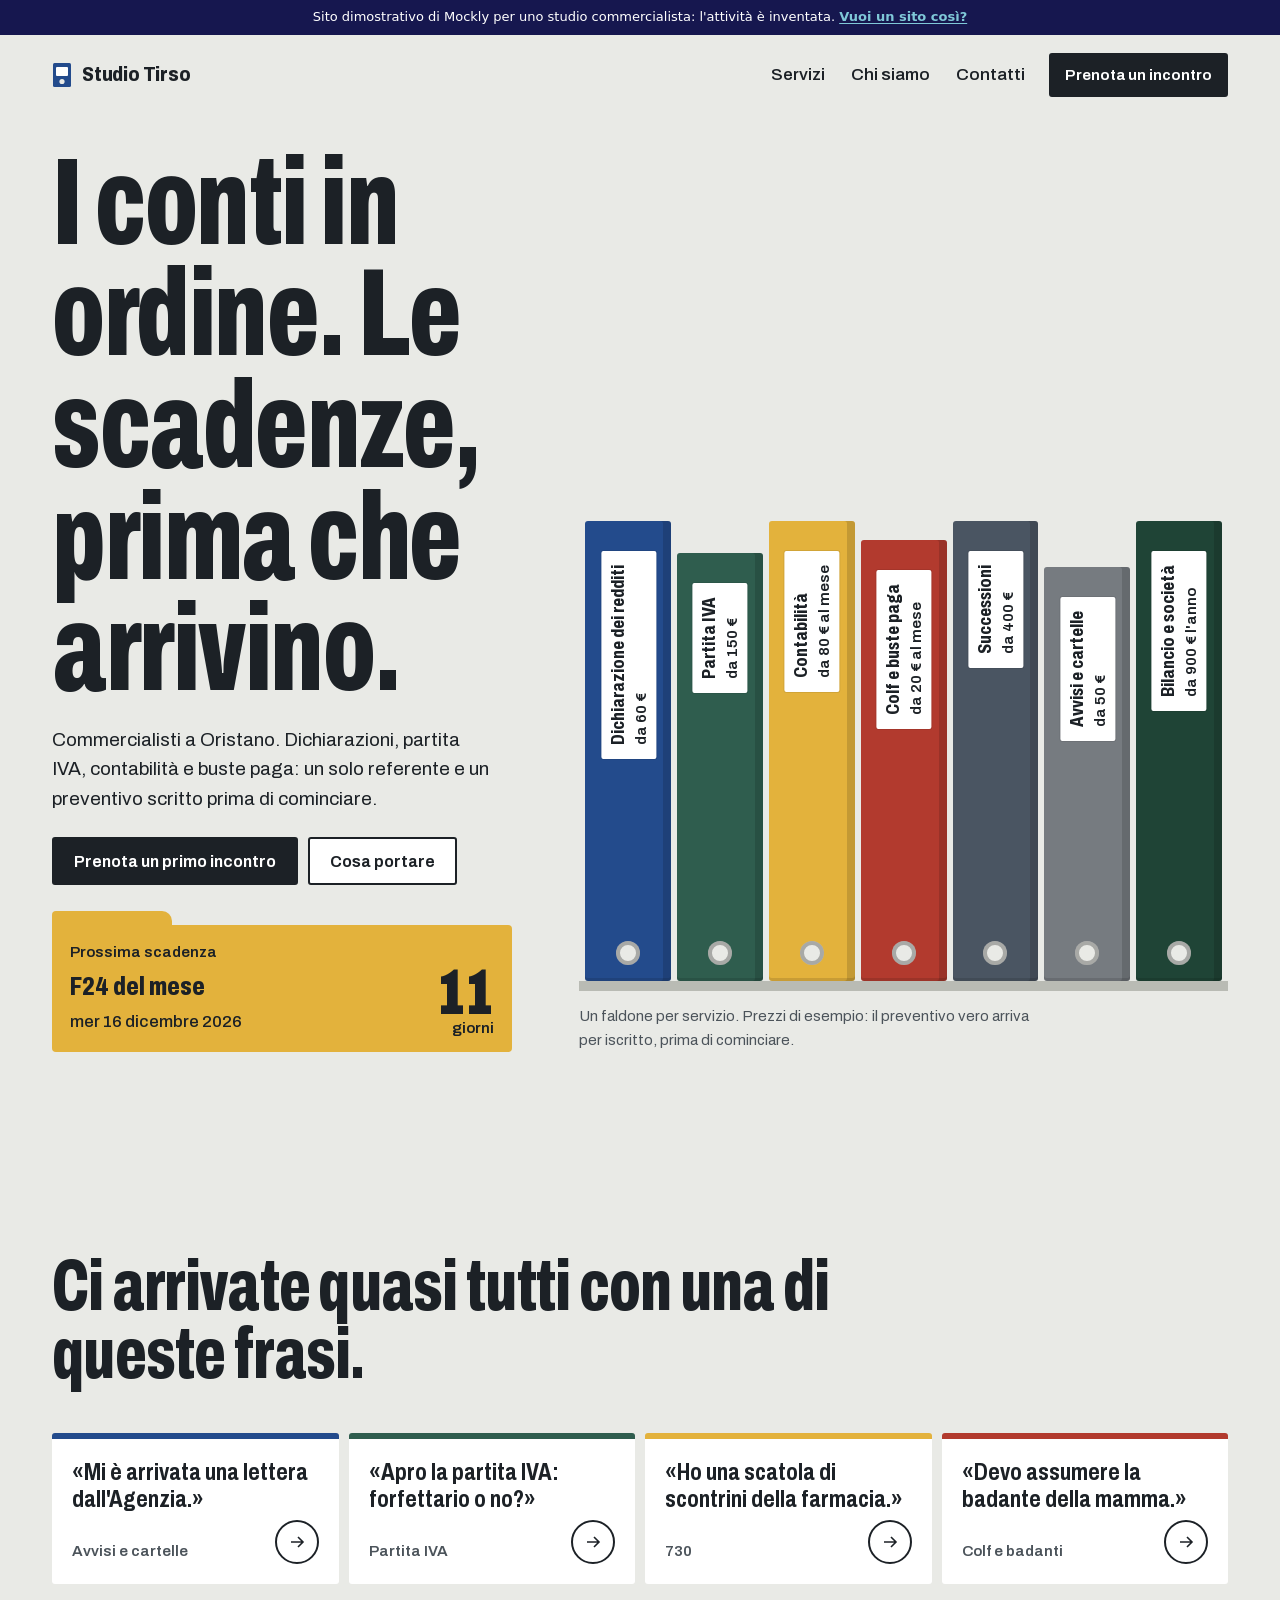
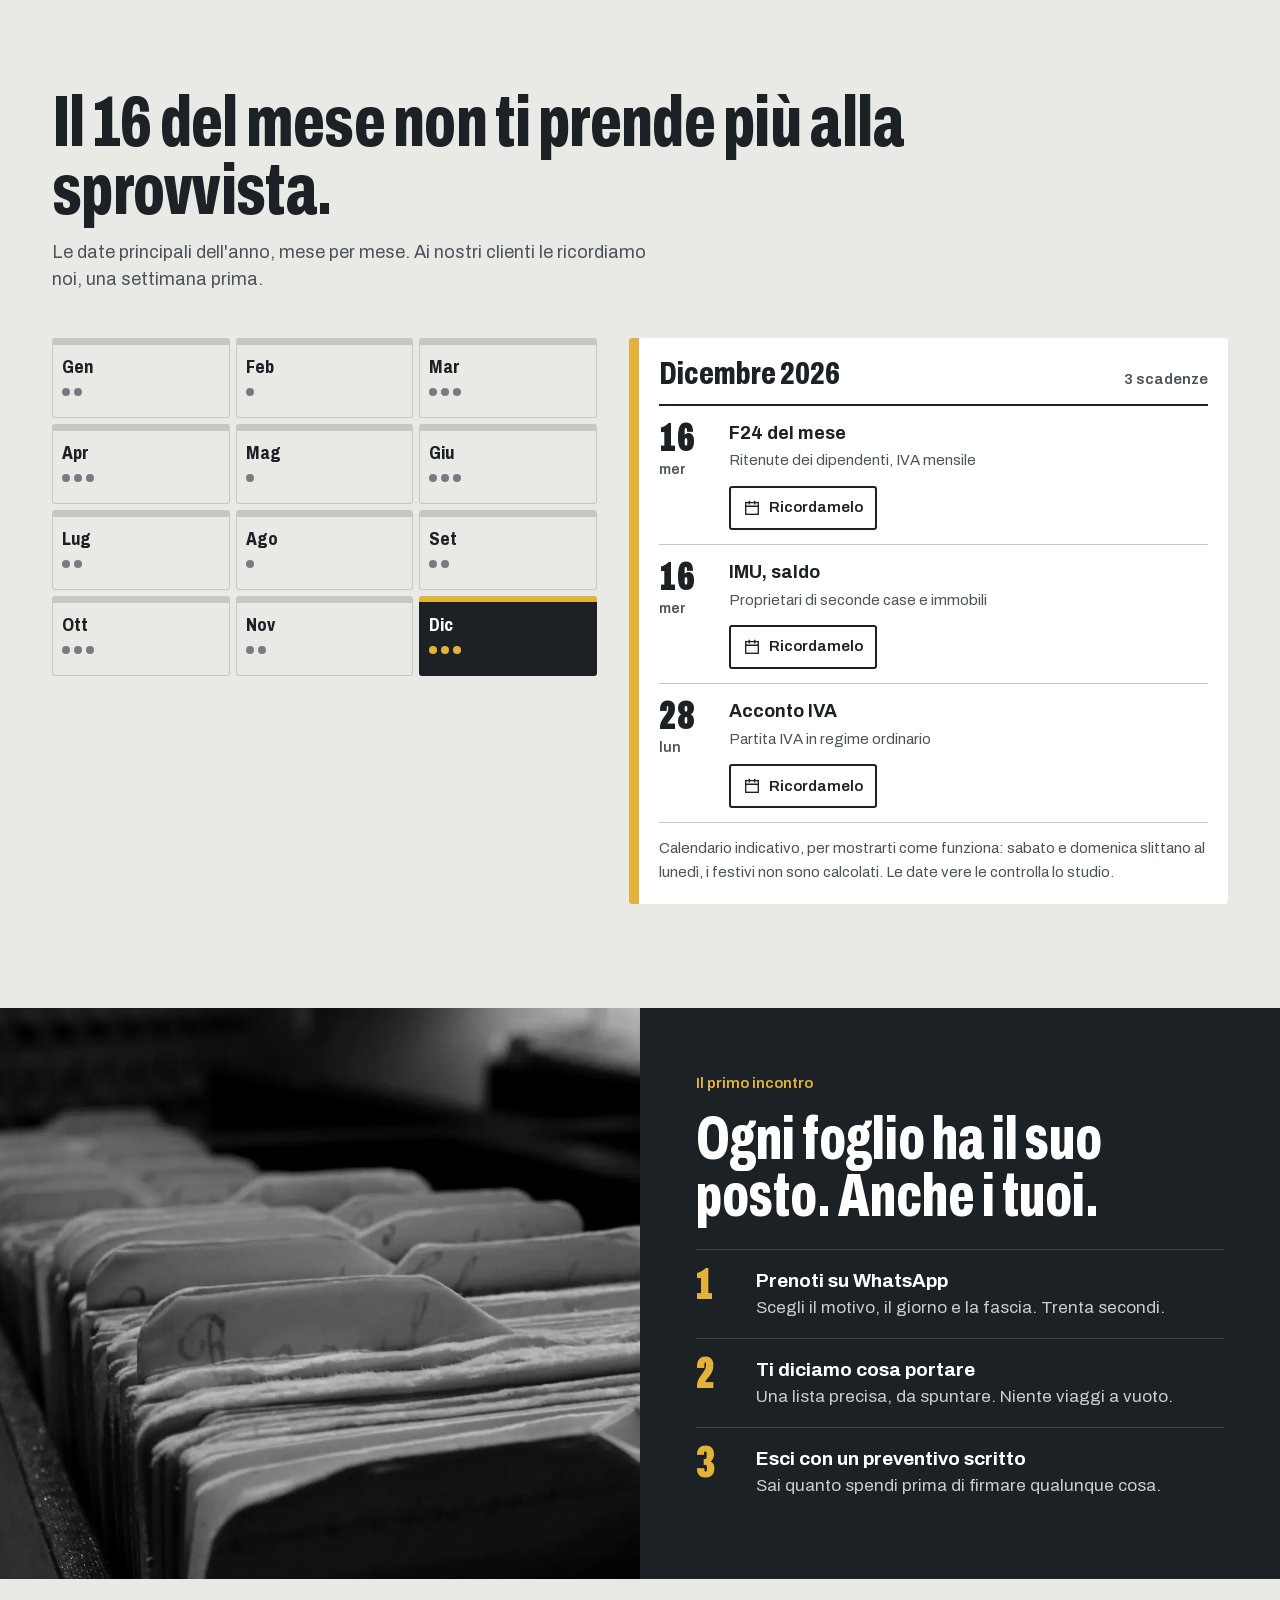
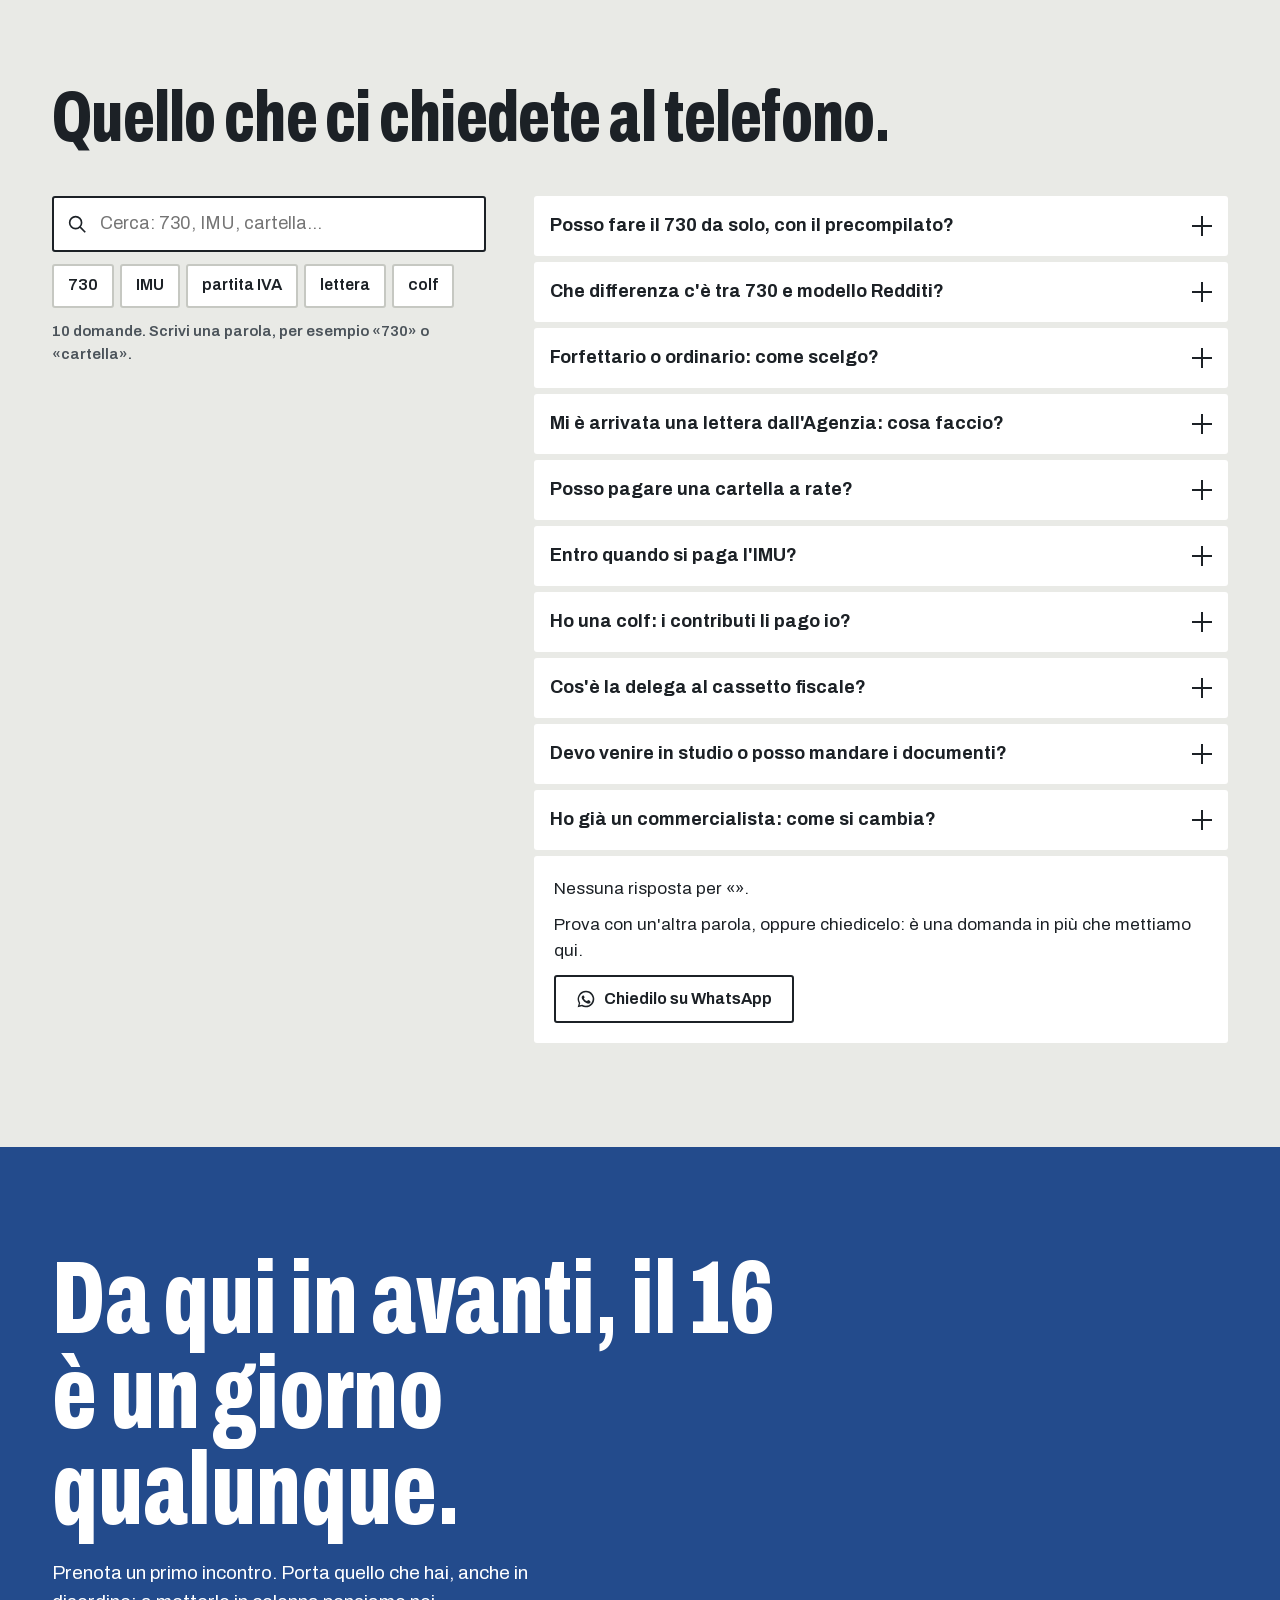
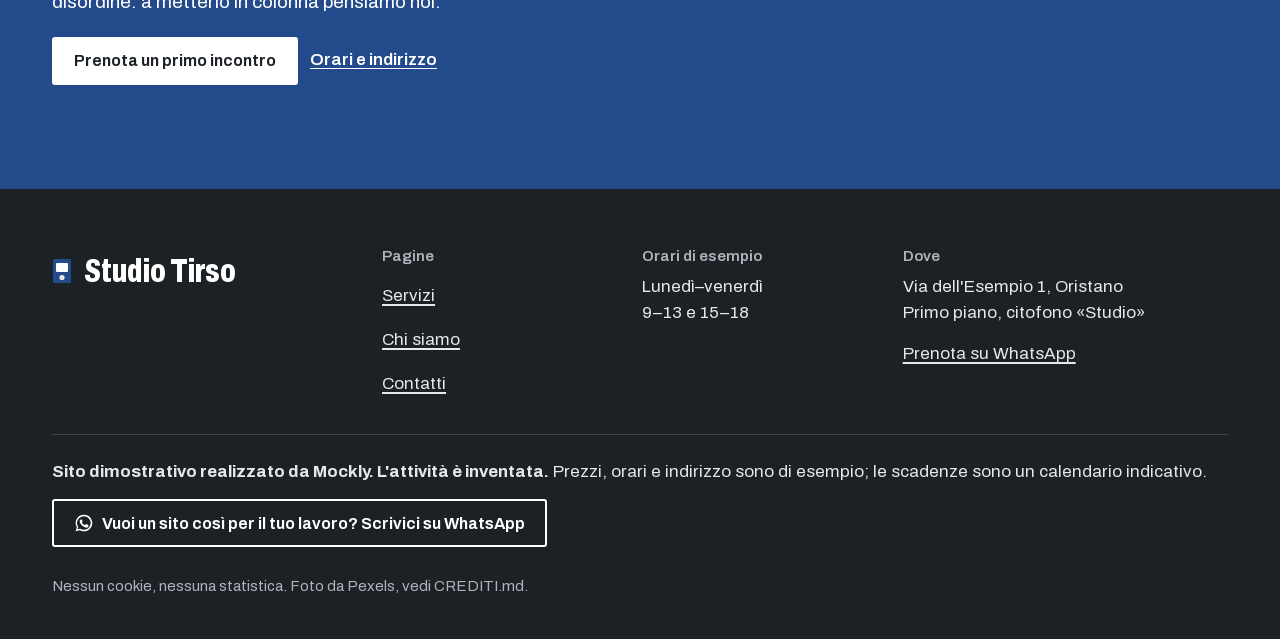
<file: index.html>
<!doctype html>
<html lang="it">
<head>
<meta charset="utf-8">
<meta name="viewport" content="width=device-width, initial-scale=1, viewport-fit=cover">
<title>Studio Tirso · Commercialisti a Oristano · Demo Mockly</title>
<meta name="description" content="Dichiarazioni, partita IVA, contabilità, colf e successioni. La prossima scadenza fiscale sempre in vista. Sito dimostrativo di Mockly: lo studio è inventato.">
<meta name="theme-color" content="#E9EAE6">
<meta property="og:type" content="website">
<meta property="og:locale" content="it_IT">
<meta property="og:title" content="Studio Tirso · Commercialisti a Oristano · Demo Mockly">
<meta property="og:description" content="Dichiarazioni, partita IVA, contabilità, colf e successioni. La prossima scadenza fiscale sempre in vista. Sito dimostrativo di Mockly: lo studio è inventato.">
<meta property="og:image" content="assets/img/anteprima-social.png">
<meta property="og:image:width" content="1200">
<meta property="og:image:height" content="630">
<meta property="og:image:alt" content="Studio Tirso: il calendario delle scadenze su una griglia blu e grafite. Sito dimostrativo di Mockly.">
<meta name="twitter:card" content="summary_large_image">
<link rel="icon" href="favicon.svg" type="image/svg+xml">
<link rel="icon" href="favicon.png" sizes="64x64" type="image/png">
<link rel="apple-touch-icon" href="apple-touch-icon.png">
<link rel="preload" href="assets/fonts/archivo-var.woff2" as="font" type="font/woff2" crossorigin>
<link rel="stylesheet" href="assets/css/style.css?v=15">
<script>document.documentElement.classList.add("js")</script>
</head>
<body>
<!-- Striscia Mockly: dice che questo è un sito dimostrativo -->
<div class="mockly-demo-bar" role="note"><p>Sito dimostrativo di Mockly per uno studio commercialista: l'attività è inventata. <a href="https://mockly.it/">Vuoi un sito così?</a></p></div>
<script>(function(){var b=document.currentScript.previousElementSibling,h=[];function pad(){var c=getComputedStyle(document.body),t=parseFloat(c.paddingTop)||0;b.style.margin="-"+t+"px -"+(parseFloat(c.paddingRight)||0)+"px "+t+"px -"+(parseFloat(c.paddingLeft)||0)+"px";}function find(){pad();h=[].filter.call(document.body.querySelectorAll("*"),function(e){if(e===b||b.contains(e))return false;if(e.hasAttribute("data-mockly-bar"))return true;var s=getComputedStyle(e);if(s.position!=="fixed"||s.top!=="0px")return false;var r=e.getBoundingClientRect();if(r.height>20&&r.height<innerHeight*.5&&r.width>innerWidth*.5){e.setAttribute("data-mockly-bar","");return true;}return false;});move();}function move(){var t=Math.max(0,b.offsetHeight-scrollY)+"px";h.forEach(function(e){e.style.top=t;});}addEventListener("load",find);addEventListener("resize",find);addEventListener("scroll",move,{passive:true});if(document.readyState!=="loading")find();else document.addEventListener("DOMContentLoaded",find);})();</script>
<style>.mockly-demo-bar{position:relative;z-index:1;margin:0;padding:8px 16px;background:#16174F;color:#fff;font:500 13px/1.45 system-ui,-apple-system,"Segoe UI",Roboto,sans-serif;text-align:center;letter-spacing:0}.mockly-demo-bar p{margin:0;color:inherit;font:inherit}.mockly-demo-bar a{color:#7FC8D8;font-weight:600;text-decoration:underline;text-underline-offset:2px}.mockly-demo-bar a:focus-visible{outline:2px solid #7FC8D8;outline-offset:2px}</style>
<a class="skip" href="#contenuto">Vai al contenuto</a>
<header class="site-header">
  <div class="wrap">
    <a class="brand" href="index.html" aria-label="Studio Tirso, torna alla home"><svg class="brand__mark" viewBox="0 0 20 26" aria-hidden="true"><rect x="1" y="1" width="18" height="24" rx="1.5" fill="#234B8C"/><rect x="4" y="5" width="12" height="9" rx="1" fill="#fff"/><circle cx="10" cy="19.5" r="2.6" fill="#E9EAE6"/></svg>Studio Tirso</a>
    <nav class="nav" aria-label="Principale"><a href="servizi.html">Servizi</a><a href="chi-siamo.html">Chi siamo</a><a href="contatti.html">Contatti</a></nav>
    <div class="header-actions">
      <a class="btn btn--primary btn--small header-book" href="contatti.html#prenota">Prenota un incontro</a>
      <button class="menu-toggle" type="button" aria-expanded="false" aria-controls="menu" aria-label="Apri il menu" data-menu-open><span></span><span></span></button>
    </div>
  </div>
</header>
<div class="menu" id="menu" data-menu hidden role="dialog" aria-modal="true" aria-label="Menu">
  <div class="menu__veil"></div>
  <div class="menu__panel">
    <div class="menu__top">
      <span class="brand"><svg class="brand__mark" viewBox="0 0 20 26" aria-hidden="true"><rect x="1" y="1" width="18" height="24" rx="1.5" fill="#234B8C"/><rect x="4" y="5" width="12" height="9" rx="1" fill="#fff"/><circle cx="10" cy="19.5" r="2.6" fill="#E9EAE6"/></svg>Studio Tirso</span>
      <button class="menu__close" type="button" aria-label="Chiudi il menu" data-menu-close><svg viewBox="0 0 24 24" aria-hidden="true"><path d="M5 5l14 14M19 5L5 19" stroke="currentColor" stroke-width="1.8" fill="none"/></svg></button>
    </div>
    <ul class="menu__list"><li><a href="index.html" aria-current="page">Home</a></li><li><a href="servizi.html">Servizi</a></li><li><a href="chi-siamo.html">Chi siamo</a></li><li><a href="contatti.html">Contatti</a></li></ul>
    <div class="menu__foot">
      <a class="btn btn--primary btn--block" href="contatti.html#prenota">Prenota un primo incontro</a>
      <p class="label">Lunedì–venerdì 9–13 e 15–18 (orari di esempio)</p>
    </div>
  </div>
</div>
<main id="contenuto">

  <section class="hero" aria-labelledby="titolo">
    <div class="wrap hero__grid">
      <div>
        <h1 class="hero__title" id="titolo">I conti in ordine. Le scadenze, prima che arrivino.</h1>
        <p class="hero__lead">Commercialisti a Oristano. Dichiarazioni, partita IVA, contabilità e buste paga: un solo referente e un preventivo scritto prima di cominciare.</p>
        <div class="hero__actions">
          <a class="btn btn--primary" href="contatti.html#prenota">Prenota un primo incontro</a>
          <a class="btn" href="servizi.html">Cosa portare</a>
        </div>
        <a class="deadline" href="#scadenze" data-deadline>
          <span class="label">Prossima scadenza</span>
          <span class="deadline__what" data-deadline-what>F24 del mese</span>
          <span class="deadline__date" data-deadline-date>il 16 di ogni mese</span>
          <span class="deadline__days"><span class="deadline__n" data-deadline-n>16</span><span class="label" data-deadline-unit>del mese</span></span>
        </a>
      </div>
      <div>
        <h2 class="sr-only">I servizi dello studio</h2>
        <ul class="shelf">
          <li class="spine-item"><a class="spine c-blue" href="servizi.html#dichiarazione"><span class="spine__label"><span class="spine__name">Dichiarazione dei redditi</span><span class="spine__price">da 60 €</span></span><span class="spine__hole" aria-hidden="true"></span></a></li>
          <li class="spine-item"><a class="spine c-green" href="servizi.html#partita-iva"><span class="spine__label"><span class="spine__name">Partita IVA</span><span class="spine__price">da 150 €</span></span><span class="spine__hole" aria-hidden="true"></span></a></li>
          <li class="spine-item"><a class="spine c-yellow" href="servizi.html#contabilita"><span class="spine__label"><span class="spine__name">Contabilità</span><span class="spine__price">da 80 € al mese</span></span><span class="spine__hole" aria-hidden="true"></span></a></li>
          <li class="spine-item"><a class="spine c-red" href="servizi.html#lavoro"><span class="spine__label"><span class="spine__name">Colf e buste paga</span><span class="spine__price">da 20 € al mese</span></span><span class="spine__hole" aria-hidden="true"></span></a></li>
          <li class="spine-item"><a class="spine c-slate" href="servizi.html#successioni"><span class="spine__label"><span class="spine__name">Successioni</span><span class="spine__price">da 400 €</span></span><span class="spine__hole" aria-hidden="true"></span></a></li>
          <li class="spine-item"><a class="spine c-grey" href="servizi.html#avvisi"><span class="spine__label"><span class="spine__name">Avvisi e cartelle</span><span class="spine__price">da 50 €</span></span><span class="spine__hole" aria-hidden="true"></span></a></li>
          <li class="spine-item"><a class="spine c-forest" href="servizi.html#bilancio"><span class="spine__label"><span class="spine__name">Bilancio e società</span><span class="spine__price">da 900 € l'anno</span></span><span class="spine__hole" aria-hidden="true"></span></a></li>
        </ul>
        <p class="shelf__note">Un faldone per servizio. Prezzi di esempio: il preventivo vero arriva per iscritto, prima di cominciare.</p>
      </div>
    </div>
  </section>

  <section class="section" aria-labelledby="t-voci">
    <div class="wrap grid">
      <div class="section-head">
        
        <h2 class="section-title" id="t-voci">Ci arrivate quasi tutti con una di queste frasi.</h2>
      </div>
      <ul class="voices">
        <li class="voice"><a href="servizi.html#avvisi"><q>Mi è arrivata una lettera dall'Agenzia.</q><span class="label">Avvisi e cartelle</span><span class="voice__go" aria-hidden="true"><svg viewBox="0 0 20 20" aria-hidden="true"><path d="M4 10h12M11 5l5 5-5 5" fill="none" stroke="currentColor" stroke-width="1.6"/></svg></span></a></li>
        <li class="voice"><a href="servizi.html#partita-iva"><q>Apro la partita IVA: forfettario o no?</q><span class="label">Partita IVA</span><span class="voice__go" aria-hidden="true"><svg viewBox="0 0 20 20" aria-hidden="true"><path d="M4 10h12M11 5l5 5-5 5" fill="none" stroke="currentColor" stroke-width="1.6"/></svg></span></a></li>
        <li class="voice"><a href="servizi.html#dichiarazione"><q>Ho una scatola di scontrini della farmacia.</q><span class="label">730</span><span class="voice__go" aria-hidden="true"><svg viewBox="0 0 20 20" aria-hidden="true"><path d="M4 10h12M11 5l5 5-5 5" fill="none" stroke="currentColor" stroke-width="1.6"/></svg></span></a></li>
        <li class="voice"><a href="servizi.html#lavoro"><q>Devo assumere la badante della mamma.</q><span class="label">Colf e badanti</span><span class="voice__go" aria-hidden="true"><svg viewBox="0 0 20 20" aria-hidden="true"><path d="M4 10h12M11 5l5 5-5 5" fill="none" stroke="currentColor" stroke-width="1.6"/></svg></span></a></li>
      </ul>
    </div>
  </section>

  <section class="section" id="scadenze" aria-labelledby="t-scadenze" style="padding-top:0">
    <div class="wrap grid">
      <div class="section-head">
        
        <h2 class="section-title" id="t-scadenze">Il 16 del mese non ti prende più alla sprovvista.</h2>
        <p class="section-intro">Le date principali dell'anno, mese per mese. Ai nostri clienti le ricordiamo noi, una settimana prima.</p>
      </div>
      <div class="cal" data-cal>
        <div class="cal__months" data-cal-months role="group" aria-label="Mesi dell'anno"></div>
        <div class="cal__detail" aria-live="polite">
          <div class="cal__detail-head"><h3 class="cal__detail-title" data-cal-title>Il calendario</h3><span class="label" data-cal-count></span></div>
          <ul class="cal__list" data-cal-list>
            <li><span class="cal__day">16</span><span><span class="cal__what">F24 del mese</span><br><span class="cal__who">Ritenute dei dipendenti, IVA mensile</span></span></li>
          </ul>
          <p class="cal__note">Calendario indicativo, per mostrarti come funziona: sabato e domenica slittano al lunedì, i festivi non sono calcolati. Le date vere le controlla lo studio.</p>
        </div>
      </div>
    </div>
  </section>


  <section class="plate" aria-labelledby="t-incontro">
    <img class="plate__img" src="assets/img/schedario-1200.webp" srcset="assets/img/schedario-800.webp 800w, assets/img/schedario-1200.webp 1200w, assets/img/schedario-1600.webp 1600w" sizes="100vw" width="1600" height="1067" loading="lazy" alt="Uno schedario di cartelline in fila, ognuna con la sua linguetta.">
    <div class="plate__card">
      <span class="label">Il primo incontro</span>
      <h2 id="t-incontro">Ogni foglio ha il suo posto. Anche i tuoi.</h2>
      <ol class="steps">
        <li><span><strong>Prenoti su WhatsApp</strong><span>Scegli il motivo, il giorno e la fascia. Trenta secondi.</span></span></li>
        <li><span><strong>Ti diciamo cosa portare</strong><span>Una lista precisa, da spuntare. Niente viaggi a vuoto.</span></span></li>
        <li><span><strong>Esci con un preventivo scritto</strong><span>Sai quanto spendi prima di firmare qualunque cosa.</span></span></li>
      </ol>
    </div>
  </section>

  <section class="section" id="domande" aria-labelledby="t-domande">
    <div class="wrap grid">
      <div class="section-head">
        
        <h2 class="section-title" id="t-domande">Quello che ci chiedete al telefono.</h2>
      </div>
      <div class="faq" data-faq>
        <div class="search">
          <div class="search__field">
            <label class="sr-only" for="cerca">Cerca fra le domande</label>
            <svg viewBox="0 0 24 24" aria-hidden="true"><circle cx="10.5" cy="10.5" r="6.5" fill="none" stroke="currentColor" stroke-width="1.8"/><path d="M15.5 15.5 21 21" stroke="currentColor" stroke-width="1.8"/></svg>
            <input id="cerca" type="search" placeholder="Cerca: 730, IMU, cartella…" autocomplete="off" enterkeyhint="search" data-faq-input>
            <button class="search__clear" type="button" aria-label="Cancella la ricerca" data-faq-clear><svg viewBox="0 0 24 24" aria-hidden="true"><path d="M6 6l12 12M18 6 6 18" stroke="currentColor" stroke-width="1.8" fill="none"/></svg></button>
          </div>
          <div class="search__chips" role="group" aria-label="Ricerche veloci"><button class="chip" type="button" data-faq-chip="730" aria-pressed="false">730</button><button class="chip" type="button" data-faq-chip="IMU" aria-pressed="false">IMU</button><button class="chip" type="button" data-faq-chip="partita IVA" aria-pressed="false">partita IVA</button><button class="chip" type="button" data-faq-chip="lettera" aria-pressed="false">lettera</button><button class="chip" type="button" data-faq-chip="colf" aria-pressed="false">colf</button></div>
          <p class="search__count label" aria-live="polite" data-faq-count></p>
        </div>
        <div class="faq__list">
          <details class="qa" data-qa><summary><span data-text>Posso fare il 730 da solo, con il precompilato?</span><span class="qa__icon" aria-hidden="true"></span></summary><div class="qa__body" data-text><p>Sì. Se il precompilato è giusto e completo, lo puoi accettare e inviare dal sito dell'Agenzia delle Entrate, con SPID o CIE.</p><p>Conviene passare da noi quando mancano delle spese, hai cambiato casa, hai avuto due datori di lavoro nell'anno o semplicemente non vuoi pensarci.</p></div></details>
          <details class="qa" data-qa><summary><span data-text>Che differenza c'è tra 730 e modello Redditi?</span><span class="qa__icon" aria-hidden="true"></span></summary><div class="qa__body" data-text><p>Il 730 è per dipendenti e pensionati: le imposte si sistemano in busta paga o sulla pensione.</p><p>Il modello Redditi serve a chi ha la partita IVA o redditi che il 730 non prevede. Le imposte si pagano con l'F24.</p></div></details>
          <details class="qa" data-qa><summary><span data-text>Forfettario o ordinario: come scelgo?</span><span class="qa__icon" aria-hidden="true"></span></summary><div class="qa__body" data-text><p>Il forfettario è per chi incassa fino a 85.000 € l'anno e ha poche spese: tasse più semplici e niente IVA in fattura.</p><p>Se hai molte spese, a volte conviene l'ordinario. Lo decidiamo con i tuoi numeri davanti, al primo incontro.</p></div></details>
          <details class="qa" data-qa><summary><span data-text>Mi è arrivata una lettera dall'Agenzia: cosa faccio?</span><span class="qa__icon" aria-hidden="true"></span></summary><div class="qa__body" data-text><p>Non metterla in un cassetto. Guarda la data in cui l'hai ricevuta: spesso hai 30 o 60 giorni per rispondere o pagare.</p><p>Mandaci una foto della lettera, fronte e retro. Ti diciamo se la richiesta è giusta e cosa conviene fare.</p></div></details>
          <details class="qa" data-qa><summary><span data-text>Posso pagare una cartella a rate?</span><span class="qa__icon" aria-hidden="true"></span></summary><div class="qa__body" data-text><p>In molti casi sì, con una richiesta di rateizzazione. Il numero di rate dipende dall'importo e dalla tua situazione.</p><p>Ti prepariamo la richiesta e ti diciamo quanto pagheresti al mese prima di inviarla.</p></div></details>
          <details class="qa" data-qa><summary><span data-text>Entro quando si paga l'IMU?</span><span class="qa__icon" aria-hidden="true"></span></summary><div class="qa__body" data-text><p>Di solito in due rate: acconto entro il 16 giugno e saldo entro il 16 dicembre. Se la data cade di sabato o domenica, si passa al lunedì.</p><p>Sulla prima casa, se non è di lusso, l'IMU in genere non si paga.</p></div></details>
          <details class="qa" data-qa><summary><span data-text>Ho una colf: i contributi li pago io?</span><span class="qa__icon" aria-hidden="true"></span></summary><div class="qa__body" data-text><p>Sì, è il datore di lavoro che li versa all'INPS, ogni tre mesi: entro il 10 aprile, il 10 luglio, il 10 ottobre e il 10 gennaio.</p><p>Possiamo calcolarli noi e mandarti il bollettino già pronto.</p></div></details>
          <details class="qa" data-qa><summary><span data-text>Cos'è la delega al cassetto fiscale?</span><span class="qa__icon" aria-hidden="true"></span></summary><div class="qa__body" data-text><p>È un permesso che ci dai per vedere i tuoi dati all'Agenzia: CU, versamenti, fatture elettroniche. Così non devi cercarli tu.</p><p>Si fa online o in studio, e la puoi togliere quando vuoi.</p></div></details>
          <details class="qa" data-qa><summary><span data-text>Devo venire in studio o posso mandare i documenti?</span><span class="qa__icon" aria-hidden="true"></span></summary><div class="qa__body" data-text><p>Come preferisci. Puoi passare in studio, oppure mandarci tutto per email o WhatsApp e fare il primo incontro in videochiamata.</p></div></details>
          <details class="qa" data-qa><summary><span data-text>Ho già un commercialista: come si cambia?</span><span class="qa__icon" aria-hidden="true"></span></summary><div class="qa__body" data-text><p>Basta dircelo. Chiediamo noi allo studio precedente le scritture e i documenti, e sistemiamo le deleghe.</p><p>Di solito conviene cambiare a inizio anno, ma si può fare in qualunque mese.</p></div></details>
          <div class="faq__empty" data-faq-empty hidden>
            <p>Nessuna risposta per «<span data-faq-term></span>».</p>
            <p>Prova con un'altra parola, oppure chiedicelo: è una domanda in più che mettiamo qui.</p>
            <a class="btn" href="https://wa.me/393517578080" target="_blank" rel="noopener" data-faq-ask><svg viewBox="0 0 24 24" aria-hidden="true"><path fill="currentColor" d="M12 2a10 10 0 0 0-8.6 15.1L2 22l5-1.3A10 10 0 1 0 12 2Zm0 18.2c-1.6 0-3.1-.4-4.4-1.2l-.3-.2-3 .8.8-2.9-.2-.3A8.2 8.2 0 1 1 12 20.2Zm4.5-6.1c-.2-.1-1.5-.7-1.7-.8-.2-.1-.4-.1-.6.1l-.8 1c-.1.2-.3.2-.5.1a6.7 6.7 0 0 1-3.3-2.9c-.3-.4.2-.4.7-1.3.1-.2 0-.3 0-.4l-.8-1.8c-.2-.5-.4-.4-.6-.4h-.5a1 1 0 0 0-.7.3 3 3 0 0 0-.9 2.2 5.2 5.2 0 0 0 1.1 2.7 11.8 11.8 0 0 0 4.5 4c1.7.7 2.3.8 3.2.6.5-.1 1.5-.6 1.7-1.2.2-.6.2-1 .1-1.2l-.4-.2Z"/></svg>Chiedilo su WhatsApp</a>
          </div>
        </div>
      </div>
    </div>
  </section>

  <section class="finale" aria-labelledby="t-finale">
    <div class="wrap grid">
      <h2 class="finale__title" id="t-finale"><span>Da qui in avanti,</span> <span class="ink">il 16 è un giorno qualunque.</span></h2>
      <p class="finale__text">Prenota un primo incontro. Porta quello che hai, anche in disordine: a metterlo in colonna pensiamo noi.</p>
      <div class="finale__actions">
        <a class="btn btn--primary" href="contatti.html#prenota">Prenota un primo incontro</a>
        <a class="link" href="contatti.html">Orari e indirizzo</a>
      </div>
    </div>
  </section>
</main>
<footer class="site-footer" data-hide-thumb>
  <div class="wrap grid footer__grid">
    <p class="footer__brand"><svg viewBox="0 0 20 26" aria-hidden="true"><rect x="1" y="1" width="18" height="24" rx="1.5" fill="#234B8C"/><rect x="4" y="5" width="12" height="9" rx="1" fill="#fff"/><circle cx="10" cy="19.5" r="2.6" fill="#E9EAE6"/></svg>Studio Tirso</p>
    <div class="footer__col">
      <span class="label">Pagine</span>
      <ul>
        <li><a href="servizi.html">Servizi</a></li>
        <li><a href="chi-siamo.html">Chi siamo</a></li>
        <li><a href="contatti.html">Contatti</a></li>
      </ul>
    </div>
    <div class="footer__col">
      <span class="label">Orari di esempio</span>
      <p>Lunedì–venerdì<br>9–13 e 15–18</p>
    </div>
    <div class="footer__col footer__col--wide">
      <span class="label">Dove</span>
      <p>Via dell'Esempio 1, Oristano<br>Primo piano, citofono «Studio»</p>
      <a href="contatti.html#prenota">Prenota su WhatsApp</a>
    </div>
    <div class="footer__demo">
      <p><strong>Sito dimostrativo realizzato da Mockly. L'attività è inventata.</strong> Prezzi, orari e indirizzo sono di esempio; le scadenze sono un calendario indicativo.</p>
      <a class="btn" href="https://wa.me/393517578080?text=Ciao%20Mockly%2C%20ho%20visto%20la%20demo%20Studio%20Tirso%3A%20vorrei%20un%20sito%20cos%C3%AC%20per%20il%20mio%20studio." target="_blank" rel="noopener"><svg viewBox="0 0 24 24" aria-hidden="true"><path fill="currentColor" d="M12 2a10 10 0 0 0-8.6 15.1L2 22l5-1.3A10 10 0 1 0 12 2Zm0 18.2c-1.6 0-3.1-.4-4.4-1.2l-.3-.2-3 .8.8-2.9-.2-.3A8.2 8.2 0 1 1 12 20.2Zm4.5-6.1c-.2-.1-1.5-.7-1.7-.8-.2-.1-.4-.1-.6.1l-.8 1c-.1.2-.3.2-.5.1a6.7 6.7 0 0 1-3.3-2.9c-.3-.4.2-.4.7-1.3.1-.2 0-.3 0-.4l-.8-1.8c-.2-.5-.4-.4-.6-.4h-.5a1 1 0 0 0-.7.3 3 3 0 0 0-.9 2.2 5.2 5.2 0 0 0 1.1 2.7 11.8 11.8 0 0 0 4.5 4c1.7.7 2.3.8 3.2.6.5-.1 1.5-.6 1.7-1.2.2-.6.2-1 .1-1.2l-.4-.2Z"/></svg>Vuoi un sito così per il tuo lavoro? Scrivici su WhatsApp</a>
    </div>
    <p class="footer__legal">Nessun cookie, nessuna statistica. Foto da Pexels, vedi CREDITI.md.</p>
  </div>
</footer>
<div class="thumb-bar"><a class="btn btn--primary btn--block" href="contatti.html#prenota">Prenota un primo incontro</a></div>
<script src="assets/js/main.js?v=10" defer></script>
</body>
</html>
</file>
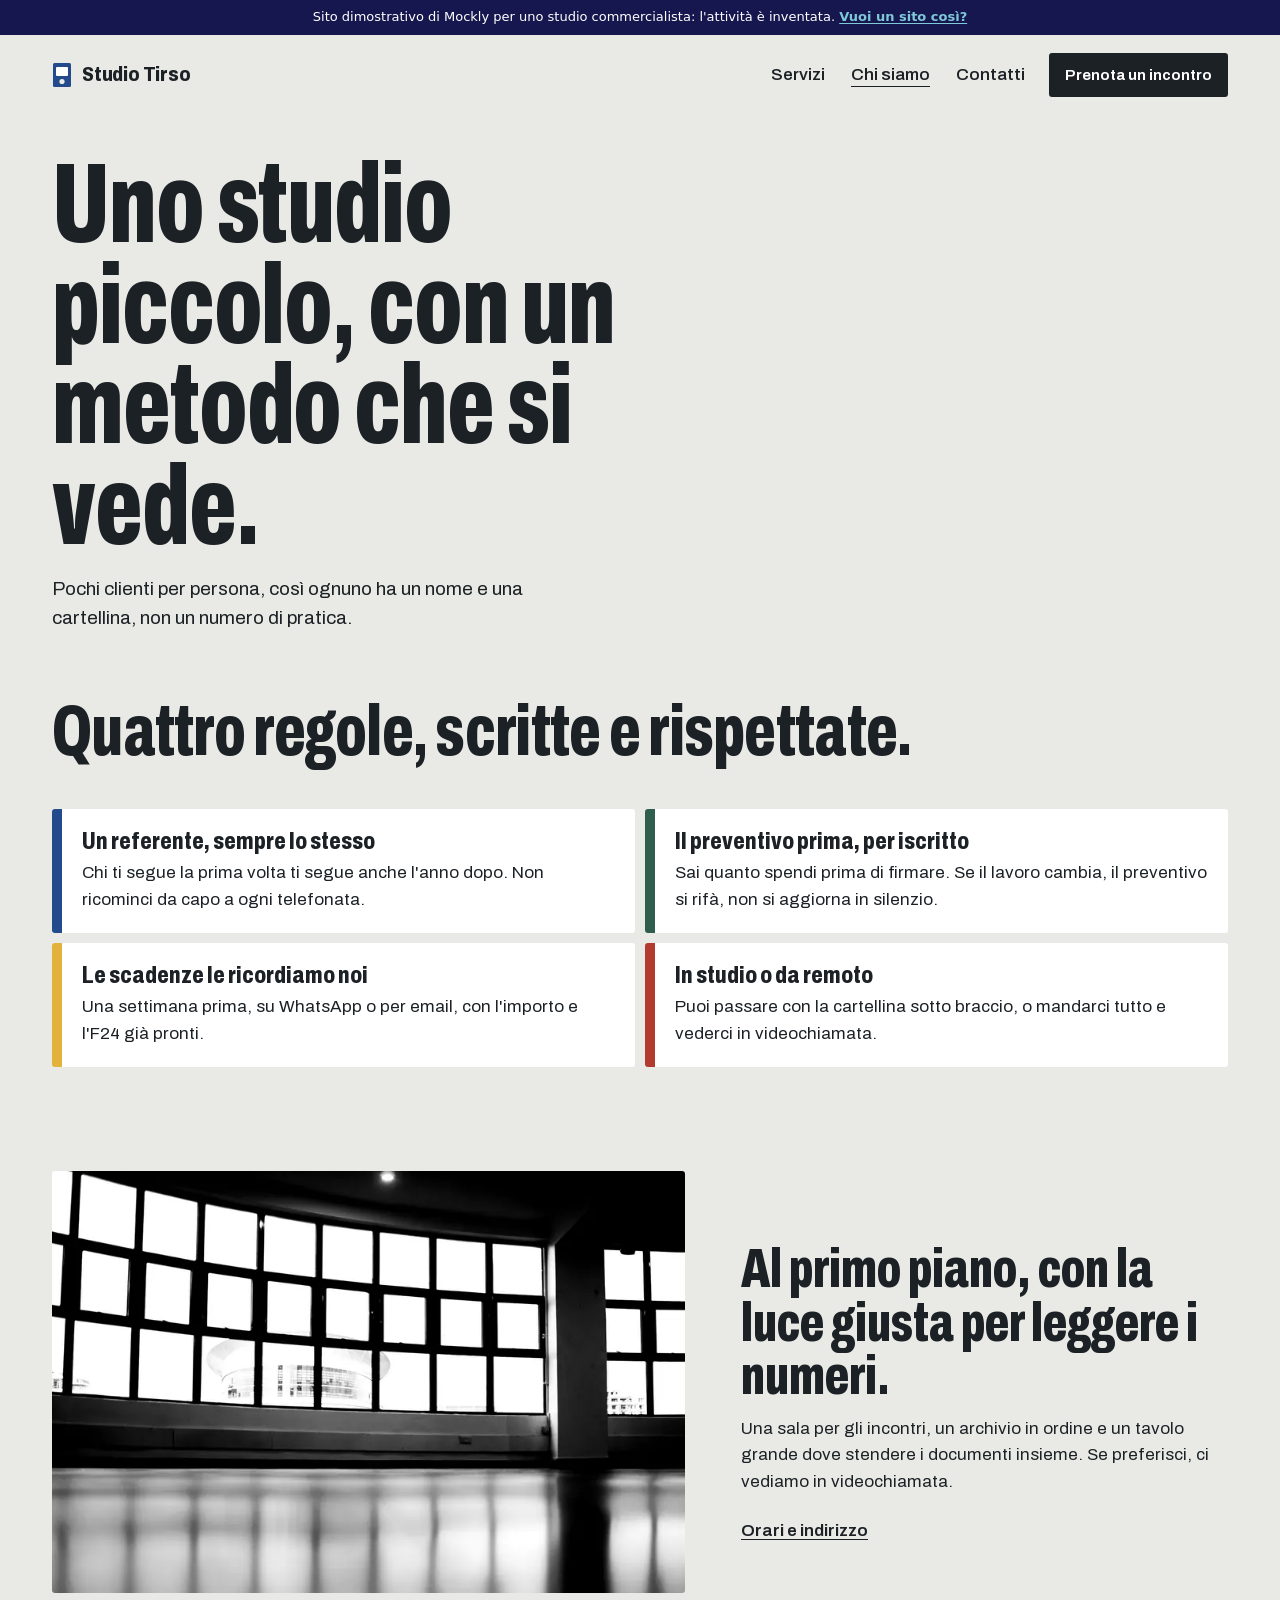
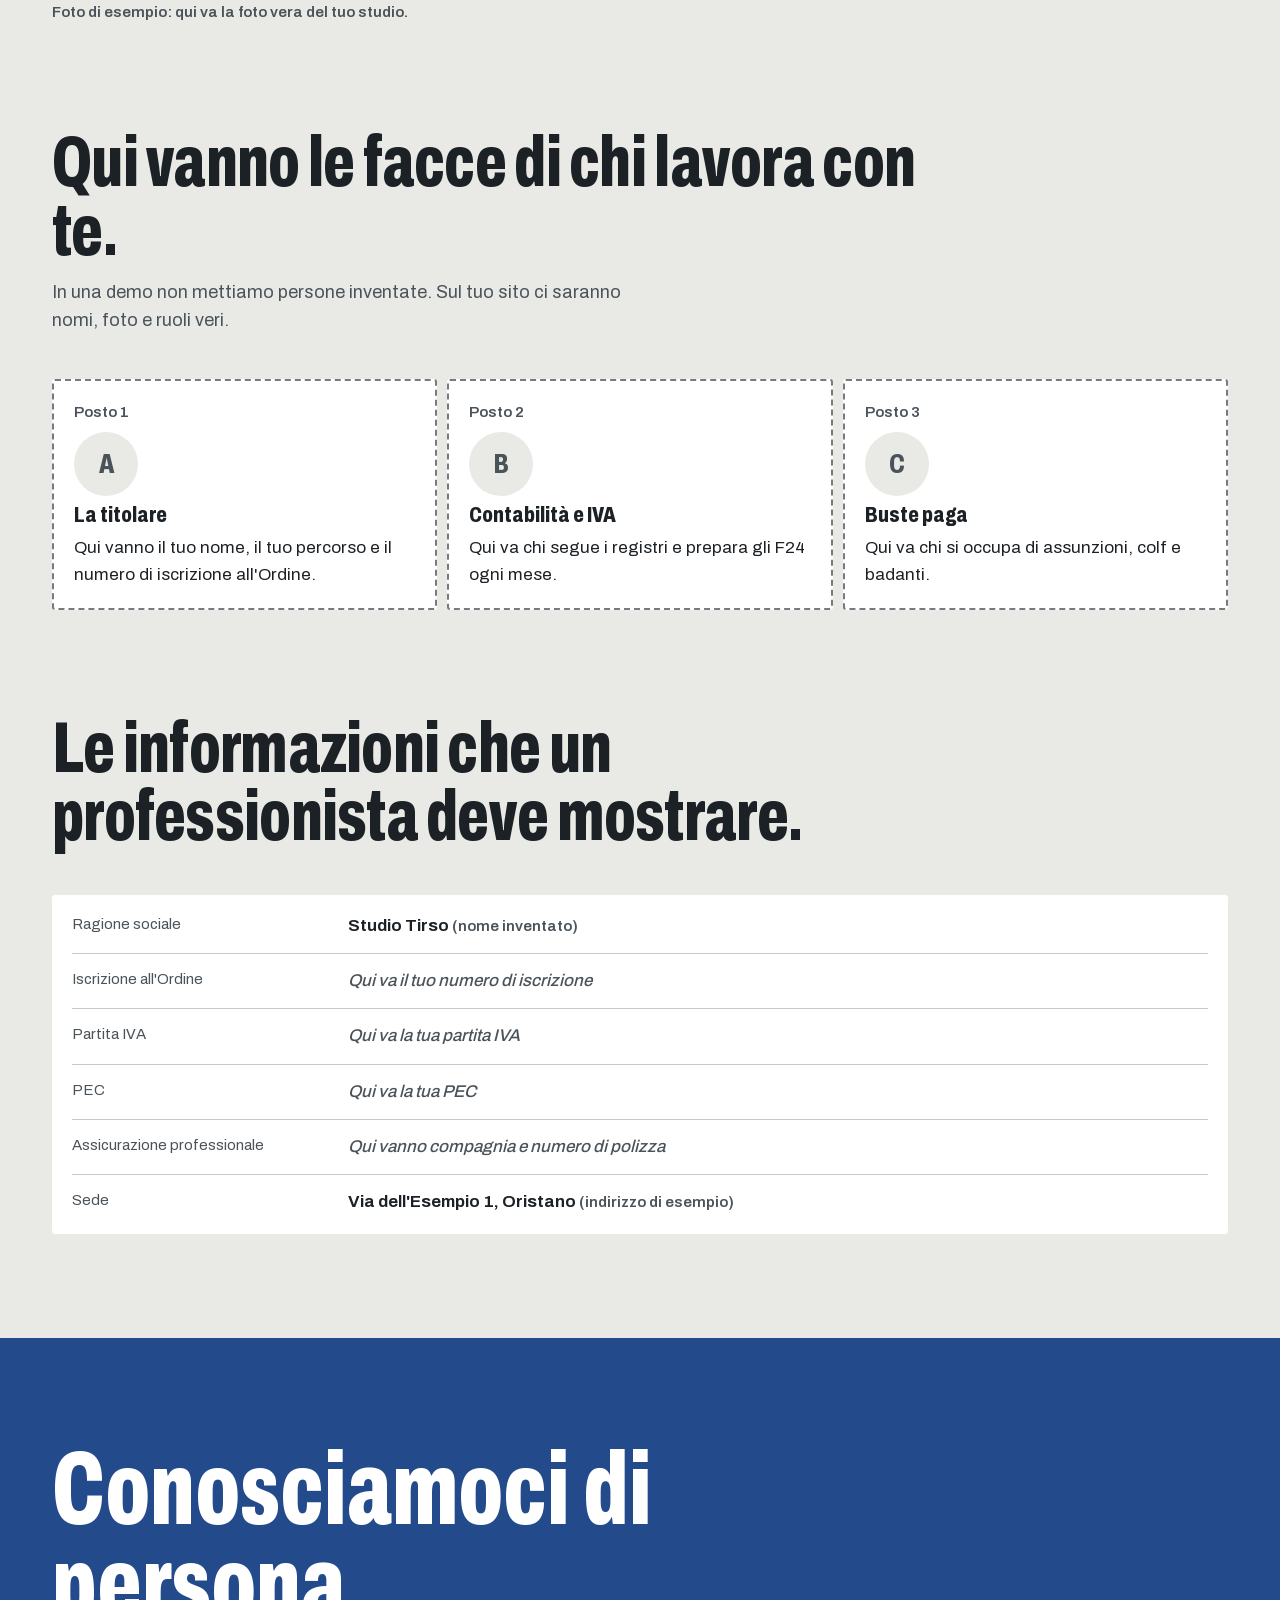
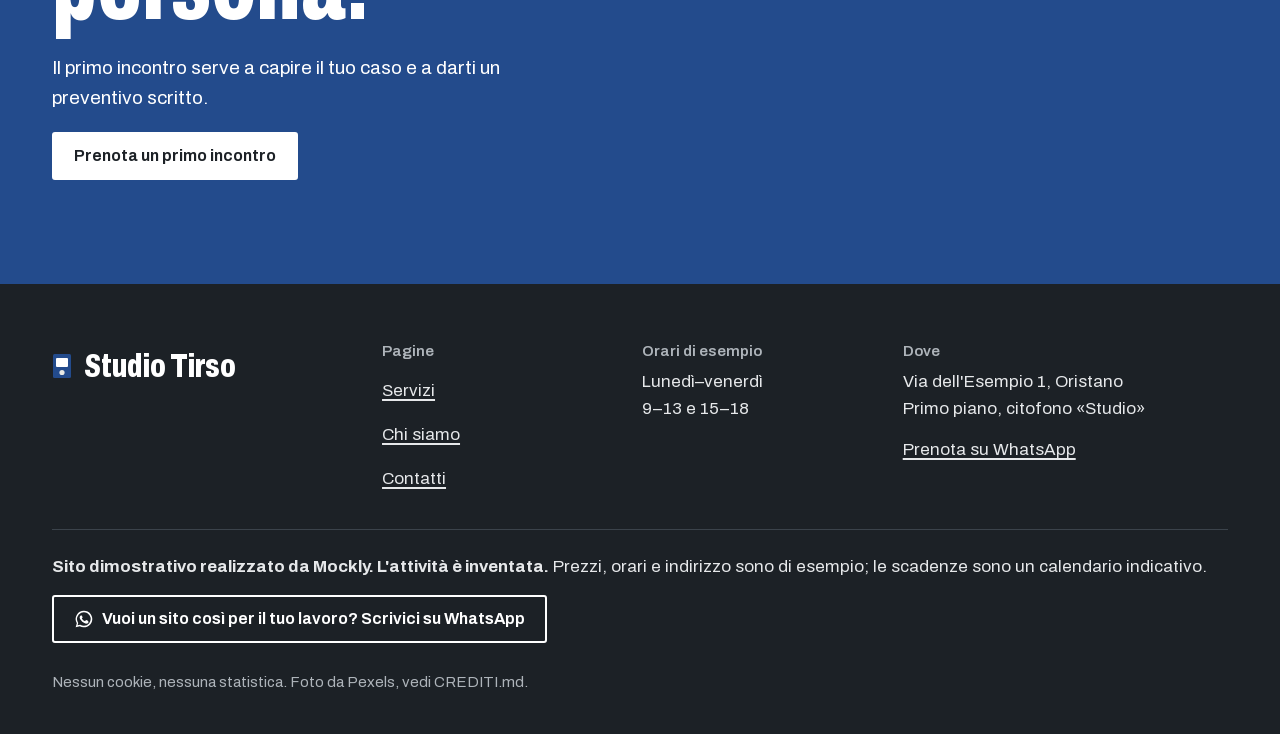
<file: chi-siamo.html>
<!doctype html>
<html lang="it">
<head>
<meta charset="utf-8">
<meta name="viewport" content="width=device-width, initial-scale=1, viewport-fit=cover">
<title>Chi siamo · Studio Tirso · Demo Mockly</title>
<meta name="description" content="Uno studio piccolo, con un metodo che si vede: un referente, il preventivo scritto prima, le scadenze ricordate da noi. Sito dimostrativo di Mockly.">
<meta name="theme-color" content="#E9EAE6">
<meta property="og:type" content="website">
<meta property="og:locale" content="it_IT">
<meta property="og:title" content="Chi siamo · Studio Tirso · Demo Mockly">
<meta property="og:description" content="Uno studio piccolo, con un metodo che si vede: un referente, il preventivo scritto prima, le scadenze ricordate da noi. Sito dimostrativo di Mockly.">
<meta property="og:image" content="assets/img/anteprima-social.png">
<meta property="og:image:width" content="1200">
<meta property="og:image:height" content="630">
<meta property="og:image:alt" content="Studio Tirso: il calendario delle scadenze su una griglia blu e grafite. Sito dimostrativo di Mockly.">
<meta name="twitter:card" content="summary_large_image">
<link rel="icon" href="favicon.svg" type="image/svg+xml">
<link rel="icon" href="favicon.png" sizes="64x64" type="image/png">
<link rel="apple-touch-icon" href="apple-touch-icon.png">
<link rel="preload" href="assets/fonts/archivo-var.woff2" as="font" type="font/woff2" crossorigin>
<link rel="stylesheet" href="assets/css/style.css?v=15">
<script>document.documentElement.classList.add("js")</script>
</head>
<body>
<!-- Striscia Mockly: dice che questo è un sito dimostrativo -->
<div class="mockly-demo-bar" role="note"><p>Sito dimostrativo di Mockly per uno studio commercialista: l'attività è inventata. <a href="https://mockly.it/">Vuoi un sito così?</a></p></div>
<script>(function(){var b=document.currentScript.previousElementSibling,h=[];function pad(){var c=getComputedStyle(document.body),t=parseFloat(c.paddingTop)||0;b.style.margin="-"+t+"px -"+(parseFloat(c.paddingRight)||0)+"px "+t+"px -"+(parseFloat(c.paddingLeft)||0)+"px";}function find(){pad();h=[].filter.call(document.body.querySelectorAll("*"),function(e){if(e===b||b.contains(e))return false;if(e.hasAttribute("data-mockly-bar"))return true;var s=getComputedStyle(e);if(s.position!=="fixed"||s.top!=="0px")return false;var r=e.getBoundingClientRect();if(r.height>20&&r.height<innerHeight*.5&&r.width>innerWidth*.5){e.setAttribute("data-mockly-bar","");return true;}return false;});move();}function move(){var t=Math.max(0,b.offsetHeight-scrollY)+"px";h.forEach(function(e){e.style.top=t;});}addEventListener("load",find);addEventListener("resize",find);addEventListener("scroll",move,{passive:true});if(document.readyState!=="loading")find();else document.addEventListener("DOMContentLoaded",find);})();</script>
<style>.mockly-demo-bar{position:relative;z-index:1;margin:0;padding:8px 16px;background:#16174F;color:#fff;font:500 13px/1.45 system-ui,-apple-system,"Segoe UI",Roboto,sans-serif;text-align:center;letter-spacing:0}.mockly-demo-bar p{margin:0;color:inherit;font:inherit}.mockly-demo-bar a{color:#7FC8D8;font-weight:600;text-decoration:underline;text-underline-offset:2px}.mockly-demo-bar a:focus-visible{outline:2px solid #7FC8D8;outline-offset:2px}</style>
<a class="skip" href="#contenuto">Vai al contenuto</a>
<header class="site-header">
  <div class="wrap">
    <a class="brand" href="index.html" aria-label="Studio Tirso, torna alla home"><svg class="brand__mark" viewBox="0 0 20 26" aria-hidden="true"><rect x="1" y="1" width="18" height="24" rx="1.5" fill="#234B8C"/><rect x="4" y="5" width="12" height="9" rx="1" fill="#fff"/><circle cx="10" cy="19.5" r="2.6" fill="#E9EAE6"/></svg>Studio Tirso</a>
    <nav class="nav" aria-label="Principale"><a href="servizi.html">Servizi</a><a href="chi-siamo.html" aria-current="page">Chi siamo</a><a href="contatti.html">Contatti</a></nav>
    <div class="header-actions">
      <a class="btn btn--primary btn--small header-book" href="contatti.html#prenota">Prenota un incontro</a>
      <button class="menu-toggle" type="button" aria-expanded="false" aria-controls="menu" aria-label="Apri il menu" data-menu-open><span></span><span></span></button>
    </div>
  </div>
</header>
<div class="menu" id="menu" data-menu hidden role="dialog" aria-modal="true" aria-label="Menu">
  <div class="menu__veil"></div>
  <div class="menu__panel">
    <div class="menu__top">
      <span class="brand"><svg class="brand__mark" viewBox="0 0 20 26" aria-hidden="true"><rect x="1" y="1" width="18" height="24" rx="1.5" fill="#234B8C"/><rect x="4" y="5" width="12" height="9" rx="1" fill="#fff"/><circle cx="10" cy="19.5" r="2.6" fill="#E9EAE6"/></svg>Studio Tirso</span>
      <button class="menu__close" type="button" aria-label="Chiudi il menu" data-menu-close><svg viewBox="0 0 24 24" aria-hidden="true"><path d="M5 5l14 14M19 5L5 19" stroke="currentColor" stroke-width="1.8" fill="none"/></svg></button>
    </div>
    <ul class="menu__list"><li><a href="index.html">Home</a></li><li><a href="servizi.html">Servizi</a></li><li><a href="chi-siamo.html" aria-current="page">Chi siamo</a></li><li><a href="contatti.html">Contatti</a></li></ul>
    <div class="menu__foot">
      <a class="btn btn--primary btn--block" href="contatti.html#prenota">Prenota un primo incontro</a>
      <p class="label">Lunedì–venerdì 9–13 e 15–18 (orari di esempio)</p>
    </div>
  </div>
</div>
<main id="contenuto">
  <section class="page-head">
    <div class="wrap grid">
      <h1>Uno studio piccolo, con un metodo che si vede.</h1>
      <p>Pochi clienti per persona, così ognuno ha un nome e una cartellina, non un numero di pratica.</p>
    </div>
  </section>
  <section class="section" style="padding-top:0" aria-labelledby="t-regole">
    <div class="wrap grid">
      <div class="section-head"><h2 class="section-title" id="t-regole">Quattro regole, scritte e rispettate.</h2></div>
      <ol class="rules"><li><div><h3>Un referente, sempre lo stesso</h3><p>Chi ti segue la prima volta ti segue anche l'anno dopo. Non ricominci da capo a ogni telefonata.</p></div></li><li><div><h3>Il preventivo prima, per iscritto</h3><p>Sai quanto spendi prima di firmare. Se il lavoro cambia, il preventivo si rifà, non si aggiorna in silenzio.</p></div></li><li><div><h3>Le scadenze le ricordiamo noi</h3><p>Una settimana prima, su WhatsApp o per email, con l'importo e l'F24 già pronti.</p></div></li><li><div><h3>In studio o da remoto</h3><p>Puoi passare con la cartellina sotto braccio, o mandarci tutto e vederci in videochiamata.</p></div></li></ol>
    </div>
  </section>
  <section class="section" style="padding-top:0" aria-labelledby="t-studio">
    <div class="wrap grid studio-wrap">
      <figure class="studio-photo">
        <img src="assets/img/finestre-1200.webp" srcset="assets/img/finestre-480.webp 480w, assets/img/finestre-800.webp 800w, assets/img/finestre-1200.webp 1200w, assets/img/finestre-1600.webp 1600w" sizes="(min-width: 64em) 56vw, 100vw" width="1600" height="1067" loading="lazy" alt="Una stanza vuota con una grande parete di finestre a riquadri, in bianco e nero.">
        <figcaption class="label">Foto di esempio: qui va la foto vera del tuo studio.</figcaption>
      </figure>
      <div class="studio-side">
        
        <h2 id="t-studio">Al primo piano, con la luce giusta per leggere i numeri.</h2>
        <p>Una sala per gli incontri, un archivio in ordine e un tavolo grande dove stendere i documenti insieme. Se preferisci, ci vediamo in videochiamata.</p>
        <a class="link" href="contatti.html">Orari e indirizzo</a>
      </div>
    </div>
  </section>
  <section class="section" style="padding-top:0" aria-labelledby="t-persone">
    <div class="wrap grid">
      <div class="section-head"><h2 class="section-title" id="t-persone">Qui vanno le facce di chi lavora con te.</h2>
        <p class="section-intro">In una demo non mettiamo persone inventate. Sul tuo sito ci saranno nomi, foto e ruoli veri.</p></div>
      <div class="people"><article class="person"><span class="label">Posto 1</span><div class="person__mono" aria-hidden="true">A</div><h3>La titolare</h3><p>Qui vanno il tuo nome, il tuo percorso e il numero di iscrizione all'Ordine.</p></article><article class="person"><span class="label">Posto 2</span><div class="person__mono" aria-hidden="true">B</div><h3>Contabilità e IVA</h3><p>Qui va chi segue i registri e prepara gli F24 ogni mese.</p></article><article class="person"><span class="label">Posto 3</span><div class="person__mono" aria-hidden="true">C</div><h3>Buste paga</h3><p>Qui va chi si occupa di assunzioni, colf e badanti.</p></article></div>
    </div>
  </section>
  <section class="section" style="padding-top:0" aria-labelledby="t-dati">
    <div class="wrap grid">
      <div class="section-head"><h2 class="section-title" id="t-dati">Le informazioni che un professionista deve mostrare.</h2></div>
      <dl class="data-table">
        <div><dt>Ragione sociale</dt><dd>Studio Tirso <span class="label">(nome inventato)</span></dd></div>
        <div><dt>Iscrizione all'Ordine</dt><dd class="placeholder">Qui va il tuo numero di iscrizione</dd></div>
        <div><dt>Partita IVA</dt><dd class="placeholder">Qui va la tua partita IVA</dd></div>
        <div><dt>PEC</dt><dd class="placeholder">Qui va la tua PEC</dd></div>
        <div><dt>Assicurazione professionale</dt><dd class="placeholder">Qui vanno compagnia e numero di polizza</dd></div>
        <div><dt>Sede</dt><dd>Via dell'Esempio 1, Oristano <span class="label">(indirizzo di esempio)</span></dd></div>
      </dl>
    </div>
  </section>
  <section class="finale" aria-labelledby="t-fc">
    <div class="wrap grid">
      <h2 class="finale__title" id="t-fc">Conosciamoci <span class="ink">di persona.</span></h2>
      <p class="finale__text">Il primo incontro serve a capire il tuo caso e a darti un preventivo scritto.</p>
      <div class="finale__actions"><a class="btn btn--primary" href="contatti.html#prenota">Prenota un primo incontro</a></div>
    </div>
  </section>
</main>
<footer class="site-footer" data-hide-thumb>
  <div class="wrap grid footer__grid">
    <p class="footer__brand"><svg viewBox="0 0 20 26" aria-hidden="true"><rect x="1" y="1" width="18" height="24" rx="1.5" fill="#234B8C"/><rect x="4" y="5" width="12" height="9" rx="1" fill="#fff"/><circle cx="10" cy="19.5" r="2.6" fill="#E9EAE6"/></svg>Studio Tirso</p>
    <div class="footer__col">
      <span class="label">Pagine</span>
      <ul>
        <li><a href="servizi.html">Servizi</a></li>
        <li><a href="chi-siamo.html">Chi siamo</a></li>
        <li><a href="contatti.html">Contatti</a></li>
      </ul>
    </div>
    <div class="footer__col">
      <span class="label">Orari di esempio</span>
      <p>Lunedì–venerdì<br>9–13 e 15–18</p>
    </div>
    <div class="footer__col footer__col--wide">
      <span class="label">Dove</span>
      <p>Via dell'Esempio 1, Oristano<br>Primo piano, citofono «Studio»</p>
      <a href="contatti.html#prenota">Prenota su WhatsApp</a>
    </div>
    <div class="footer__demo">
      <p><strong>Sito dimostrativo realizzato da Mockly. L'attività è inventata.</strong> Prezzi, orari e indirizzo sono di esempio; le scadenze sono un calendario indicativo.</p>
      <a class="btn" href="https://wa.me/393517578080?text=Ciao%20Mockly%2C%20ho%20visto%20la%20demo%20Studio%20Tirso%3A%20vorrei%20un%20sito%20cos%C3%AC%20per%20il%20mio%20studio." target="_blank" rel="noopener"><svg viewBox="0 0 24 24" aria-hidden="true"><path fill="currentColor" d="M12 2a10 10 0 0 0-8.6 15.1L2 22l5-1.3A10 10 0 1 0 12 2Zm0 18.2c-1.6 0-3.1-.4-4.4-1.2l-.3-.2-3 .8.8-2.9-.2-.3A8.2 8.2 0 1 1 12 20.2Zm4.5-6.1c-.2-.1-1.5-.7-1.7-.8-.2-.1-.4-.1-.6.1l-.8 1c-.1.2-.3.2-.5.1a6.7 6.7 0 0 1-3.3-2.9c-.3-.4.2-.4.7-1.3.1-.2 0-.3 0-.4l-.8-1.8c-.2-.5-.4-.4-.6-.4h-.5a1 1 0 0 0-.7.3 3 3 0 0 0-.9 2.2 5.2 5.2 0 0 0 1.1 2.7 11.8 11.8 0 0 0 4.5 4c1.7.7 2.3.8 3.2.6.5-.1 1.5-.6 1.7-1.2.2-.6.2-1 .1-1.2l-.4-.2Z"/></svg>Vuoi un sito così per il tuo lavoro? Scrivici su WhatsApp</a>
    </div>
    <p class="footer__legal">Nessun cookie, nessuna statistica. Foto da Pexels, vedi CREDITI.md.</p>
  </div>
</footer>
<div class="thumb-bar"><a class="btn btn--primary btn--block" href="contatti.html#prenota">Prenota un primo incontro</a></div>
<script src="assets/js/main.js?v=10" defer></script>
</body>
</html>
</file>
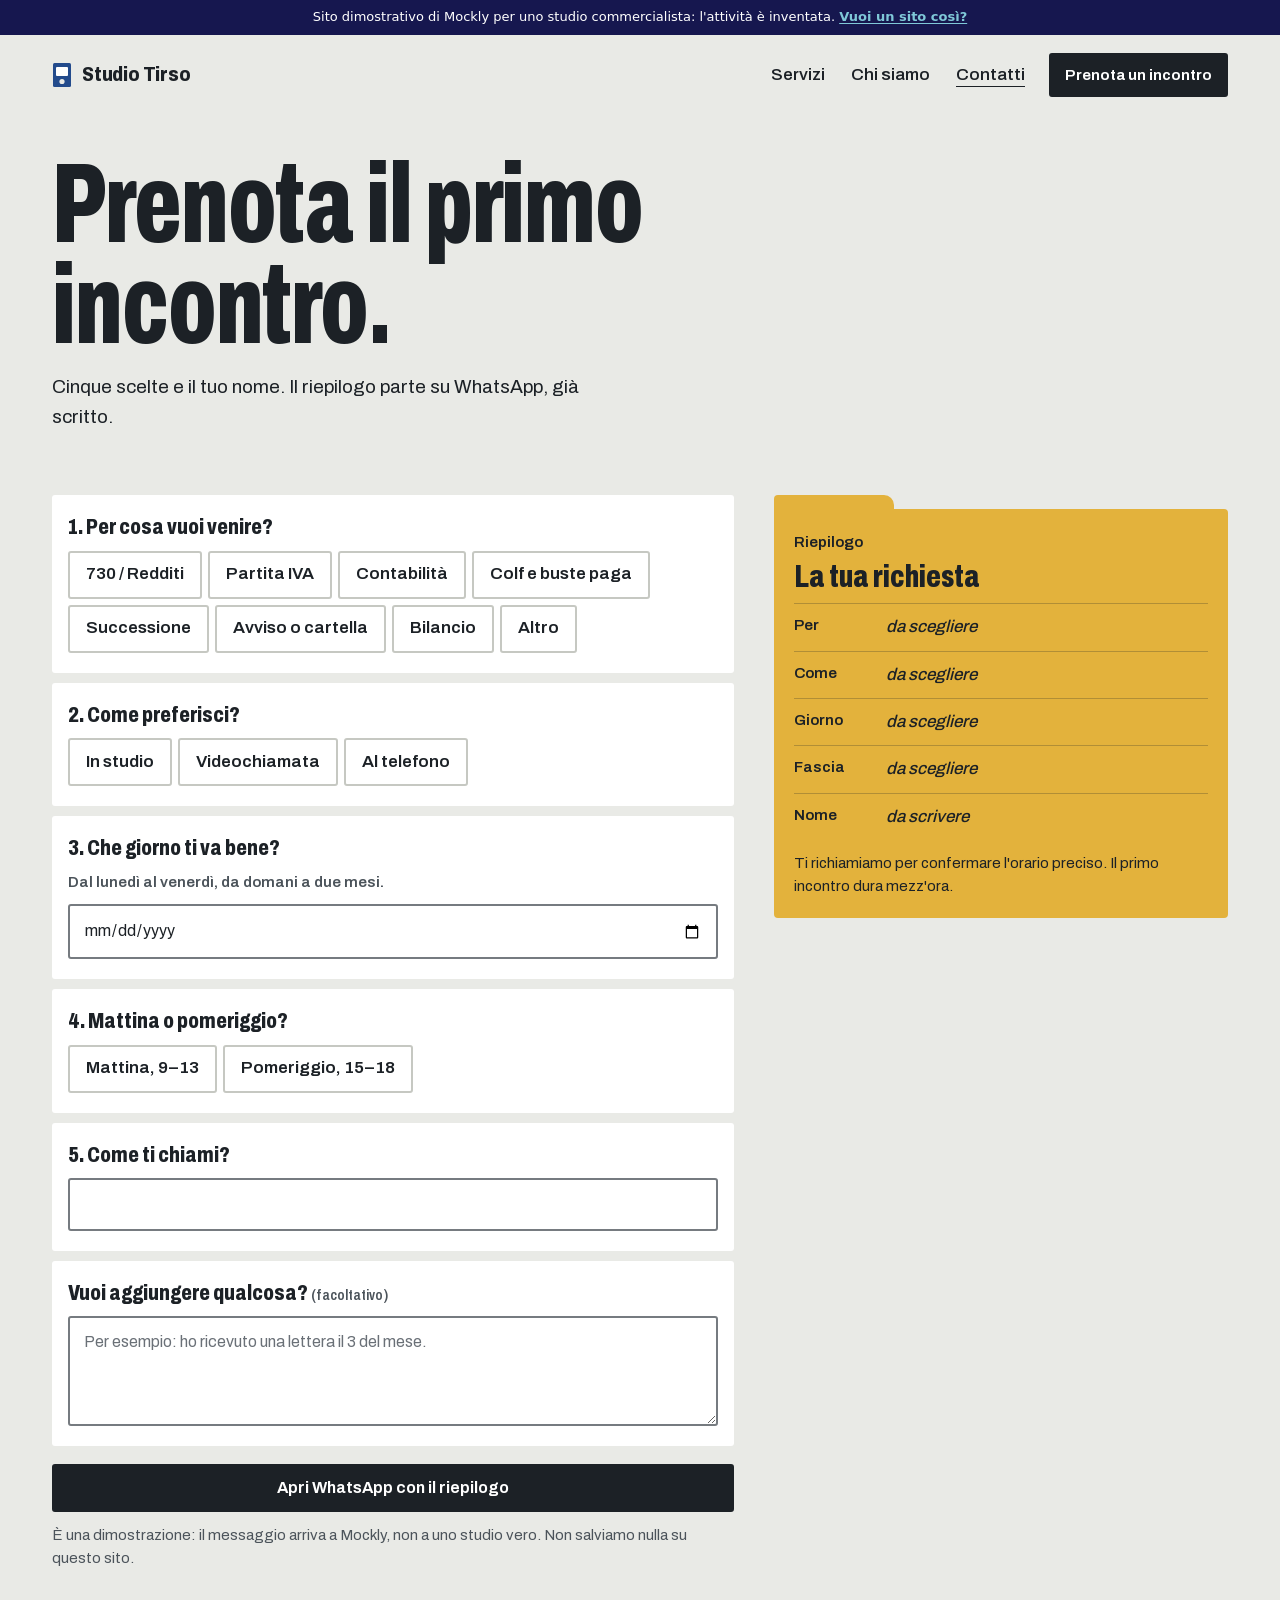
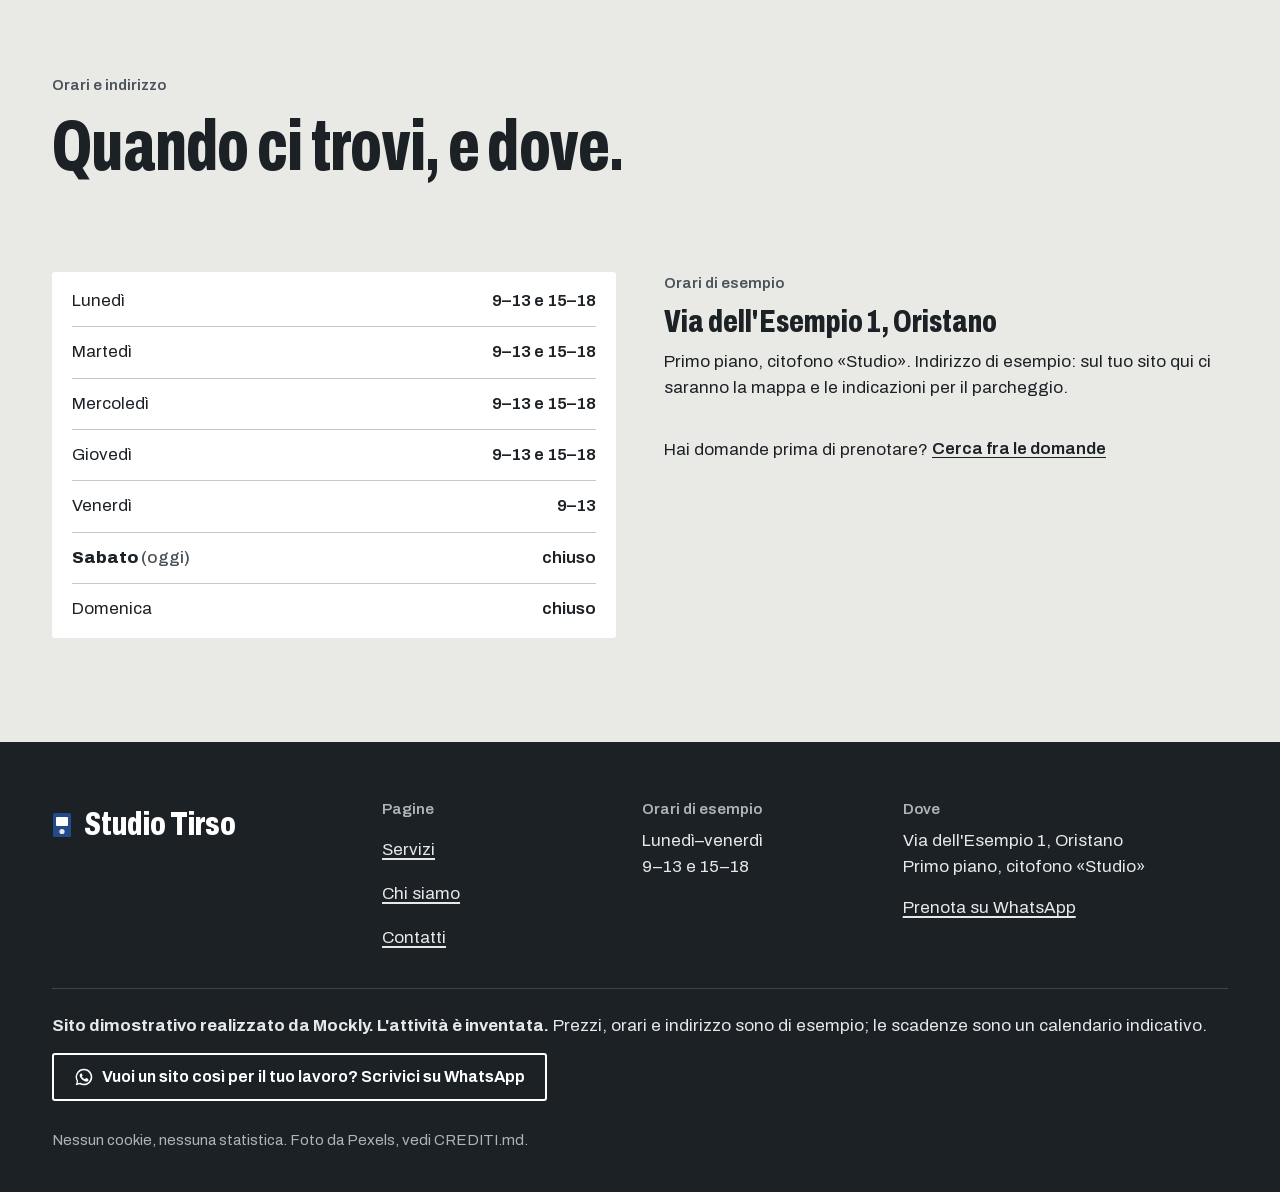
<file: contatti.html>
<!doctype html>
<html lang="it">
<head>
<meta charset="utf-8">
<meta name="viewport" content="width=device-width, initial-scale=1, viewport-fit=cover">
<title>Contatti e prenotazione · Studio Tirso · Demo Mockly</title>
<meta name="description" content="Prenota un primo incontro in trenta secondi: scegli motivo, giorno e fascia, e il riepilogo parte su WhatsApp. Sito dimostrativo di Mockly.">
<meta name="theme-color" content="#E9EAE6">
<meta property="og:type" content="website">
<meta property="og:locale" content="it_IT">
<meta property="og:title" content="Contatti e prenotazione · Studio Tirso · Demo Mockly">
<meta property="og:description" content="Prenota un primo incontro in trenta secondi: scegli motivo, giorno e fascia, e il riepilogo parte su WhatsApp. Sito dimostrativo di Mockly.">
<meta property="og:image" content="assets/img/anteprima-social.png">
<meta property="og:image:width" content="1200">
<meta property="og:image:height" content="630">
<meta property="og:image:alt" content="Studio Tirso: il calendario delle scadenze su una griglia blu e grafite. Sito dimostrativo di Mockly.">
<meta name="twitter:card" content="summary_large_image">
<link rel="icon" href="favicon.svg" type="image/svg+xml">
<link rel="icon" href="favicon.png" sizes="64x64" type="image/png">
<link rel="apple-touch-icon" href="apple-touch-icon.png">
<link rel="preload" href="assets/fonts/archivo-var.woff2" as="font" type="font/woff2" crossorigin>
<link rel="stylesheet" href="assets/css/style.css?v=15">
<script>document.documentElement.classList.add("js")</script>
</head>
<body>
<!-- Striscia Mockly: dice che questo è un sito dimostrativo -->
<div class="mockly-demo-bar" role="note"><p>Sito dimostrativo di Mockly per uno studio commercialista: l'attività è inventata. <a href="https://mockly.it/">Vuoi un sito così?</a></p></div>
<script>(function(){var b=document.currentScript.previousElementSibling,h=[];function pad(){var c=getComputedStyle(document.body),t=parseFloat(c.paddingTop)||0;b.style.margin="-"+t+"px -"+(parseFloat(c.paddingRight)||0)+"px "+t+"px -"+(parseFloat(c.paddingLeft)||0)+"px";}function find(){pad();h=[].filter.call(document.body.querySelectorAll("*"),function(e){if(e===b||b.contains(e))return false;if(e.hasAttribute("data-mockly-bar"))return true;var s=getComputedStyle(e);if(s.position!=="fixed"||s.top!=="0px")return false;var r=e.getBoundingClientRect();if(r.height>20&&r.height<innerHeight*.5&&r.width>innerWidth*.5){e.setAttribute("data-mockly-bar","");return true;}return false;});move();}function move(){var t=Math.max(0,b.offsetHeight-scrollY)+"px";h.forEach(function(e){e.style.top=t;});}addEventListener("load",find);addEventListener("resize",find);addEventListener("scroll",move,{passive:true});if(document.readyState!=="loading")find();else document.addEventListener("DOMContentLoaded",find);})();</script>
<style>.mockly-demo-bar{position:relative;z-index:1;margin:0;padding:8px 16px;background:#16174F;color:#fff;font:500 13px/1.45 system-ui,-apple-system,"Segoe UI",Roboto,sans-serif;text-align:center;letter-spacing:0}.mockly-demo-bar p{margin:0;color:inherit;font:inherit}.mockly-demo-bar a{color:#7FC8D8;font-weight:600;text-decoration:underline;text-underline-offset:2px}.mockly-demo-bar a:focus-visible{outline:2px solid #7FC8D8;outline-offset:2px}</style>
<a class="skip" href="#contenuto">Vai al contenuto</a>
<header class="site-header">
  <div class="wrap">
    <a class="brand" href="index.html" aria-label="Studio Tirso, torna alla home"><svg class="brand__mark" viewBox="0 0 20 26" aria-hidden="true"><rect x="1" y="1" width="18" height="24" rx="1.5" fill="#234B8C"/><rect x="4" y="5" width="12" height="9" rx="1" fill="#fff"/><circle cx="10" cy="19.5" r="2.6" fill="#E9EAE6"/></svg>Studio Tirso</a>
    <nav class="nav" aria-label="Principale"><a href="servizi.html">Servizi</a><a href="chi-siamo.html">Chi siamo</a><a href="contatti.html" aria-current="page">Contatti</a></nav>
    <div class="header-actions">
      <a class="btn btn--primary btn--small header-book" href="contatti.html#prenota">Prenota un incontro</a>
      <button class="menu-toggle" type="button" aria-expanded="false" aria-controls="menu" aria-label="Apri il menu" data-menu-open><span></span><span></span></button>
    </div>
  </div>
</header>
<div class="menu" id="menu" data-menu hidden role="dialog" aria-modal="true" aria-label="Menu">
  <div class="menu__veil"></div>
  <div class="menu__panel">
    <div class="menu__top">
      <span class="brand"><svg class="brand__mark" viewBox="0 0 20 26" aria-hidden="true"><rect x="1" y="1" width="18" height="24" rx="1.5" fill="#234B8C"/><rect x="4" y="5" width="12" height="9" rx="1" fill="#fff"/><circle cx="10" cy="19.5" r="2.6" fill="#E9EAE6"/></svg>Studio Tirso</span>
      <button class="menu__close" type="button" aria-label="Chiudi il menu" data-menu-close><svg viewBox="0 0 24 24" aria-hidden="true"><path d="M5 5l14 14M19 5L5 19" stroke="currentColor" stroke-width="1.8" fill="none"/></svg></button>
    </div>
    <ul class="menu__list"><li><a href="index.html">Home</a></li><li><a href="servizi.html">Servizi</a></li><li><a href="chi-siamo.html">Chi siamo</a></li><li><a href="contatti.html" aria-current="page">Contatti</a></li></ul>
    <div class="menu__foot">
      <a class="btn btn--primary btn--block" href="contatti.html#prenota">Prenota un primo incontro</a>
      <p class="label">Lunedì–venerdì 9–13 e 15–18 (orari di esempio)</p>
    </div>
  </div>
</div>
<main id="contenuto">
  <section class="page-head">
    <div class="wrap grid">
      <h1>Prenota il primo incontro.</h1>
      <p>Cinque scelte e il tuo nome. Il riepilogo parte su WhatsApp, già scritto.</p>
    </div>
  </section>
  <section class="section" id="prenota" style="padding-top:0" aria-label="Prenotazione">
    <div class="wrap grid">
      <div class="book">
        <form data-booking novalidate>
          <fieldset class="field" data-field="motivo">
            <legend>1. Per cosa vuoi venire?</legend>
            <div class="options"><label class="opt"><input type="radio" name="motivo" value="730"><span>730 / Redditi</span></label><label class="opt"><input type="radio" name="motivo" value="Partita IVA"><span>Partita IVA</span></label><label class="opt"><input type="radio" name="motivo" value="Contabilità"><span>Contabilità</span></label><label class="opt"><input type="radio" name="motivo" value="Colf e buste paga"><span>Colf e buste paga</span></label><label class="opt"><input type="radio" name="motivo" value="Successione"><span>Successione</span></label><label class="opt"><input type="radio" name="motivo" value="Avviso o cartella"><span>Avviso o cartella</span></label><label class="opt"><input type="radio" name="motivo" value="Bilancio"><span>Bilancio</span></label><label class="opt"><input type="radio" name="motivo" value="Altro"><span>Altro</span></label></div>
            <p class="error" role="alert"></p>
          </fieldset>
          <fieldset class="field" data-field="modo">
            <legend>2. Come preferisci?</legend>
            <div class="options"><label class="opt"><input type="radio" name="modo" value="In studio"><span>In studio</span></label><label class="opt"><input type="radio" name="modo" value="Videochiamata"><span>Videochiamata</span></label><label class="opt"><input type="radio" name="modo" value="Al telefono"><span>Al telefono</span></label></div>
            <p class="error" role="alert"></p>
          </fieldset>
          <div class="field" data-field="giorno">
            <label for="giorno">3. Che giorno ti va bene?</label>
            <p class="label">Dal lunedì al venerdì, da domani a due mesi.</p>
            <input class="input" id="giorno" name="giorno" type="date" required>
            <p class="error" role="alert"></p>
          </div>
          <fieldset class="field" data-field="fascia">
            <legend>4. Mattina o pomeriggio?</legend>
            <div class="options"><label class="opt"><input type="radio" name="fascia" value="mattina"><span>Mattina, 9–13</span></label><label class="opt"><input type="radio" name="fascia" value="pomeriggio"><span>Pomeriggio, 15–18</span></label></div>
            <p class="error" role="alert"></p>
          </fieldset>
          <div class="field" data-field="nome">
            <label for="nome">5. Come ti chiami?</label>
            <input class="input" id="nome" name="nome" type="text" autocomplete="name" required maxlength="60">
            <p class="error" role="alert"></p>
          </div>
          <div class="field" data-field="note">
            <label for="note">Vuoi aggiungere qualcosa? <span class="label">(facoltativo)</span></label>
            <textarea class="textarea" id="note" name="note" maxlength="400" placeholder="Per esempio: ho ricevuto una lettera il 3 del mese."></textarea>
          </div>
          <div class="form__foot">
            <button class="btn btn--primary btn--block" type="submit"><span data-btn-text>Apri WhatsApp con il riepilogo</span></button>
            <p>È una dimostrazione: il messaggio arriva a Mockly, non a uno studio vero. Non salviamo nulla su questo sito.</p>
            <div class="form__status" role="status" data-status></div>
          </div>
        </form>
        <div class="receipt-wrap">
          <aside class="receipt" aria-label="Riepilogo della richiesta">
            <span class="label">Riepilogo</span>
            <h2>La tua richiesta</h2>
            <dl>
              <div><dt>Per</dt><dd data-r="motivo" class="is-empty">da scegliere</dd></div>
              <div><dt>Come</dt><dd data-r="modo" class="is-empty">da scegliere</dd></div>
              <div><dt>Giorno</dt><dd data-r="giorno" class="is-empty">da scegliere</dd></div>
              <div><dt>Fascia</dt><dd data-r="fascia" class="is-empty">da scegliere</dd></div>
              <div><dt>Nome</dt><dd data-r="nome" class="is-empty">da scrivere</dd></div>
            </dl>
            <p class="receipt__note">Ti richiamiamo per confermare l'orario preciso. Il primo incontro dura mezz'ora.</p>
          </aside>
        </div>
      </div>
    </div>
  </section>
  <section class="section" style="padding-top:0" aria-labelledby="t-orari">
    <div class="wrap grid hours-wrap">
      <div class="section-head"><span class="label">Orari e indirizzo</span><h2 class="section-title" id="t-orari">Quando ci trovi, e dove.</h2></div>
      <dl class="hours"><div data-day="1"><dt>Lunedì</dt><dd>9–13 e 15–18</dd></div><div data-day="2"><dt>Martedì</dt><dd>9–13 e 15–18</dd></div><div data-day="3"><dt>Mercoledì</dt><dd>9–13 e 15–18</dd></div><div data-day="4"><dt>Giovedì</dt><dd>9–13 e 15–18</dd></div><div data-day="5"><dt>Venerdì</dt><dd>9–13</dd></div><div data-day="6"><dt>Sabato</dt><dd>chiuso</dd></div><div data-day="0"><dt>Domenica</dt><dd>chiuso</dd></div></dl>
      <div class="where">
        <span class="label">Orari di esempio</span>
        <h3>Via dell'Esempio 1, Oristano</h3>
        <p>Primo piano, citofono «Studio». Indirizzo di esempio: sul tuo sito qui ci saranno la mappa e le indicazioni per il parcheggio.</p>
        <p style="margin-top:16px">Hai domande prima di prenotare? <a class="link" href="index.html#domande">Cerca fra le domande</a></p>
      </div>
    </div>
  </section>
</main>
<footer class="site-footer" data-hide-thumb>
  <div class="wrap grid footer__grid">
    <p class="footer__brand"><svg viewBox="0 0 20 26" aria-hidden="true"><rect x="1" y="1" width="18" height="24" rx="1.5" fill="#234B8C"/><rect x="4" y="5" width="12" height="9" rx="1" fill="#fff"/><circle cx="10" cy="19.5" r="2.6" fill="#E9EAE6"/></svg>Studio Tirso</p>
    <div class="footer__col">
      <span class="label">Pagine</span>
      <ul>
        <li><a href="servizi.html">Servizi</a></li>
        <li><a href="chi-siamo.html">Chi siamo</a></li>
        <li><a href="contatti.html">Contatti</a></li>
      </ul>
    </div>
    <div class="footer__col">
      <span class="label">Orari di esempio</span>
      <p>Lunedì–venerdì<br>9–13 e 15–18</p>
    </div>
    <div class="footer__col footer__col--wide">
      <span class="label">Dove</span>
      <p>Via dell'Esempio 1, Oristano<br>Primo piano, citofono «Studio»</p>
      <a href="contatti.html#prenota">Prenota su WhatsApp</a>
    </div>
    <div class="footer__demo">
      <p><strong>Sito dimostrativo realizzato da Mockly. L'attività è inventata.</strong> Prezzi, orari e indirizzo sono di esempio; le scadenze sono un calendario indicativo.</p>
      <a class="btn" href="https://wa.me/393517578080?text=Ciao%20Mockly%2C%20ho%20visto%20la%20demo%20Studio%20Tirso%3A%20vorrei%20un%20sito%20cos%C3%AC%20per%20il%20mio%20studio." target="_blank" rel="noopener"><svg viewBox="0 0 24 24" aria-hidden="true"><path fill="currentColor" d="M12 2a10 10 0 0 0-8.6 15.1L2 22l5-1.3A10 10 0 1 0 12 2Zm0 18.2c-1.6 0-3.1-.4-4.4-1.2l-.3-.2-3 .8.8-2.9-.2-.3A8.2 8.2 0 1 1 12 20.2Zm4.5-6.1c-.2-.1-1.5-.7-1.7-.8-.2-.1-.4-.1-.6.1l-.8 1c-.1.2-.3.2-.5.1a6.7 6.7 0 0 1-3.3-2.9c-.3-.4.2-.4.7-1.3.1-.2 0-.3 0-.4l-.8-1.8c-.2-.5-.4-.4-.6-.4h-.5a1 1 0 0 0-.7.3 3 3 0 0 0-.9 2.2 5.2 5.2 0 0 0 1.1 2.7 11.8 11.8 0 0 0 4.5 4c1.7.7 2.3.8 3.2.6.5-.1 1.5-.6 1.7-1.2.2-.6.2-1 .1-1.2l-.4-.2Z"/></svg>Vuoi un sito così per il tuo lavoro? Scrivici su WhatsApp</a>
    </div>
    <p class="footer__legal">Nessun cookie, nessuna statistica. Foto da Pexels, vedi CREDITI.md.</p>
  </div>
</footer>
<script src="assets/js/main.js?v=10" defer></script>
</body>
</html>
</file>
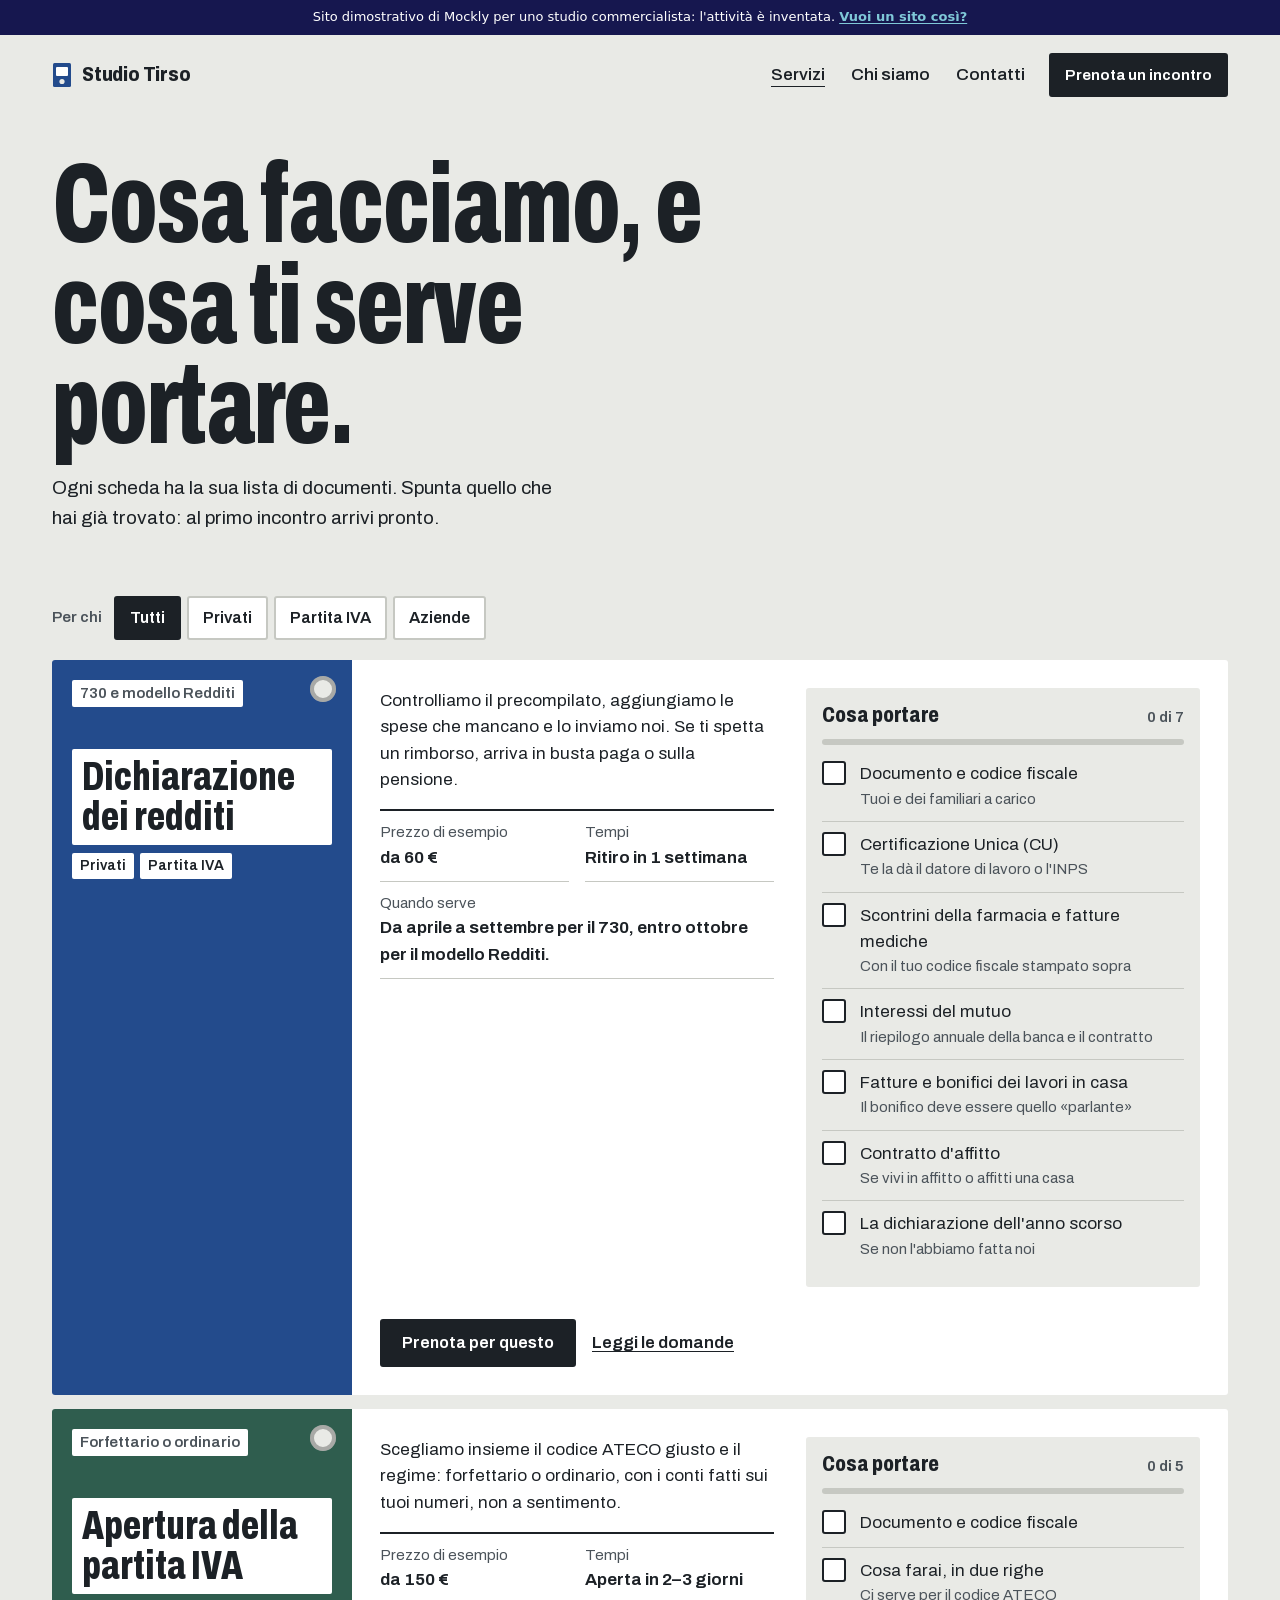
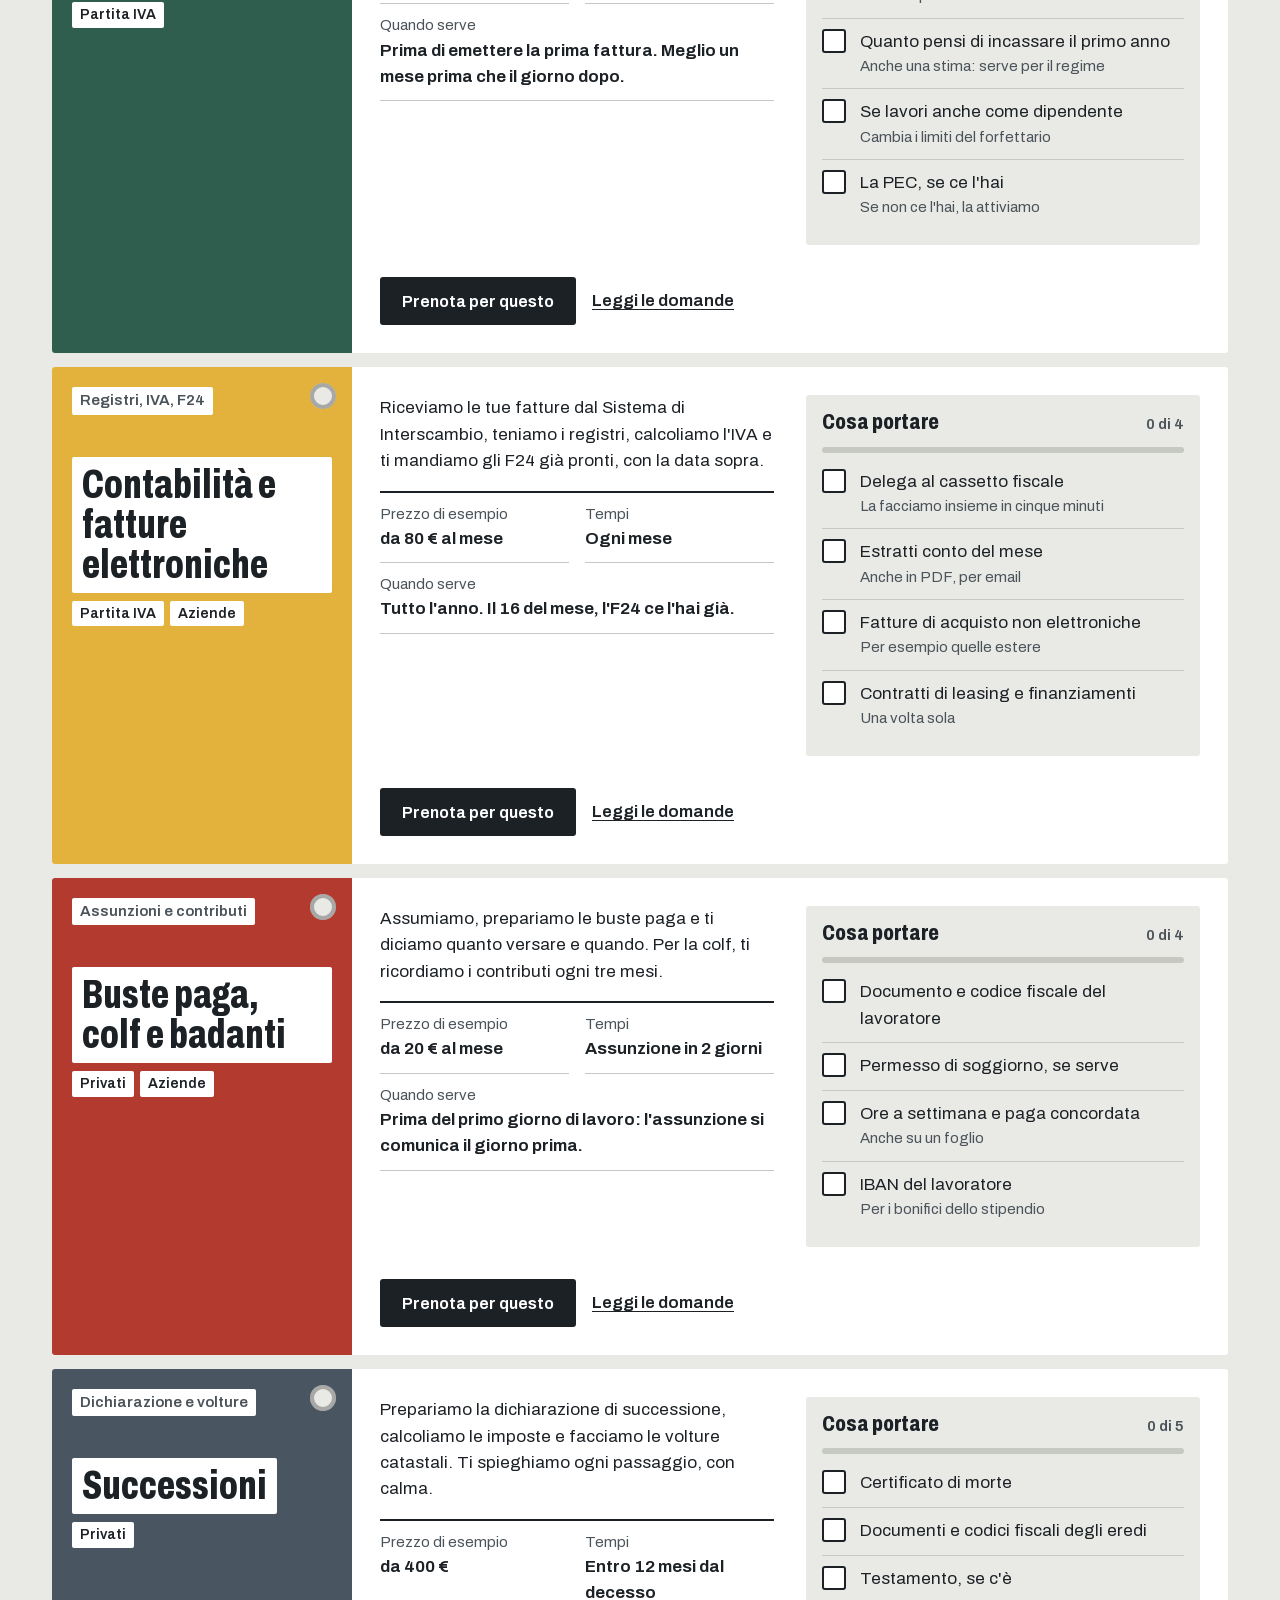
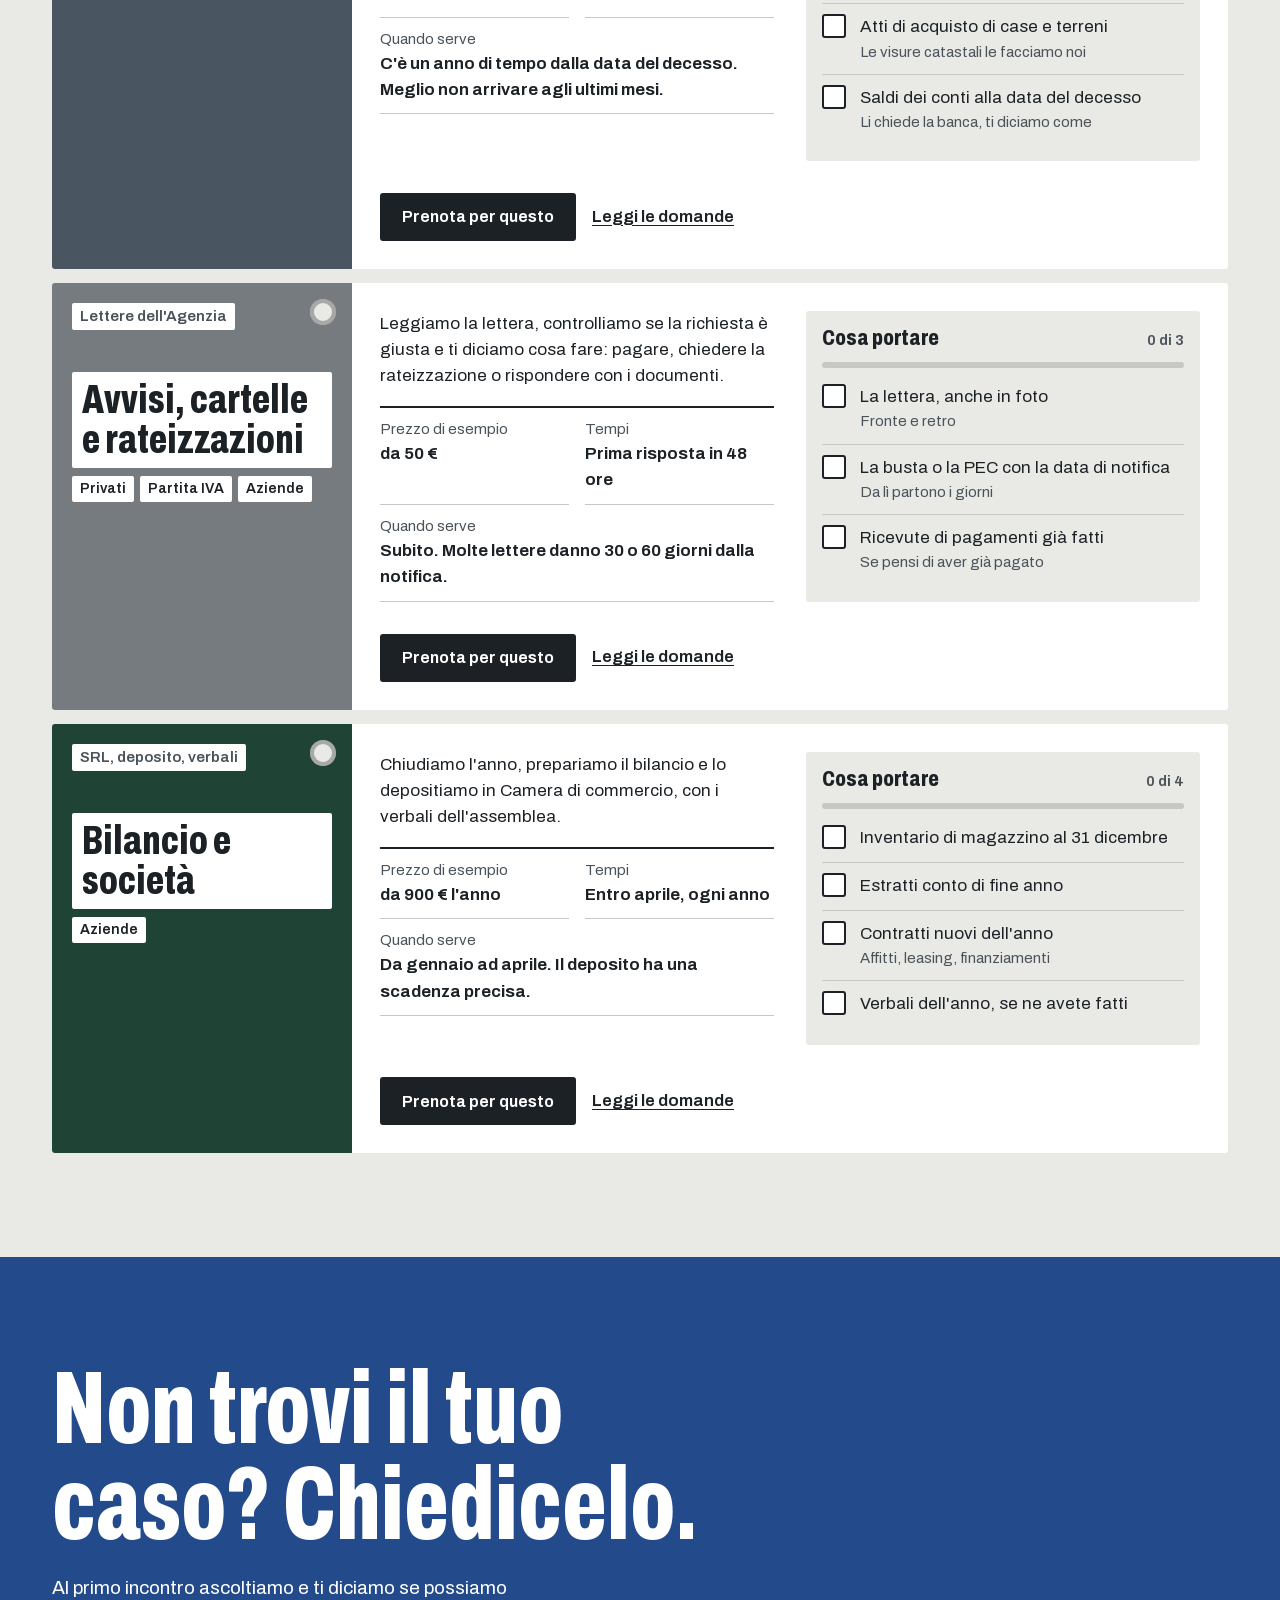
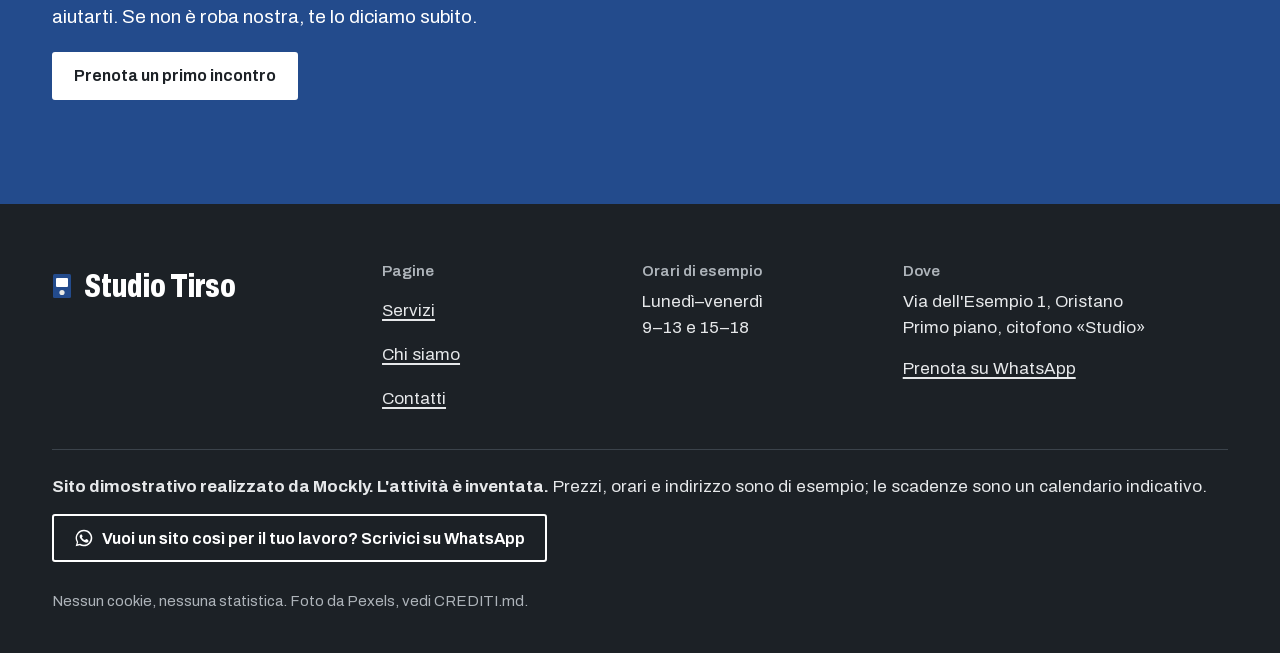
<file: servizi.html>
<!doctype html>
<html lang="it">
<head>
<meta charset="utf-8">
<meta name="viewport" content="width=device-width, initial-scale=1, viewport-fit=cover">
<title>Servizi e cosa portare · Studio Tirso · Demo Mockly</title>
<meta name="description" content="Sette servizi con prezzo di esempio, tempi e la lista di documenti da portare, da spuntare. Sito dimostrativo di Mockly.">
<meta name="theme-color" content="#E9EAE6">
<meta property="og:type" content="website">
<meta property="og:locale" content="it_IT">
<meta property="og:title" content="Servizi e cosa portare · Studio Tirso · Demo Mockly">
<meta property="og:description" content="Sette servizi con prezzo di esempio, tempi e la lista di documenti da portare, da spuntare. Sito dimostrativo di Mockly.">
<meta property="og:image" content="assets/img/anteprima-social.png">
<meta property="og:image:width" content="1200">
<meta property="og:image:height" content="630">
<meta property="og:image:alt" content="Studio Tirso: il calendario delle scadenze su una griglia blu e grafite. Sito dimostrativo di Mockly.">
<meta name="twitter:card" content="summary_large_image">
<link rel="icon" href="favicon.svg" type="image/svg+xml">
<link rel="icon" href="favicon.png" sizes="64x64" type="image/png">
<link rel="apple-touch-icon" href="apple-touch-icon.png">
<link rel="preload" href="assets/fonts/archivo-var.woff2" as="font" type="font/woff2" crossorigin>
<link rel="stylesheet" href="assets/css/style.css?v=15">
<script>document.documentElement.classList.add("js")</script>
</head>
<body>
<!-- Striscia Mockly: dice che questo è un sito dimostrativo -->
<div class="mockly-demo-bar" role="note"><p>Sito dimostrativo di Mockly per uno studio commercialista: l'attività è inventata. <a href="https://mockly.it/">Vuoi un sito così?</a></p></div>
<script>(function(){var b=document.currentScript.previousElementSibling,h=[];function pad(){var c=getComputedStyle(document.body),t=parseFloat(c.paddingTop)||0;b.style.margin="-"+t+"px -"+(parseFloat(c.paddingRight)||0)+"px "+t+"px -"+(parseFloat(c.paddingLeft)||0)+"px";}function find(){pad();h=[].filter.call(document.body.querySelectorAll("*"),function(e){if(e===b||b.contains(e))return false;if(e.hasAttribute("data-mockly-bar"))return true;var s=getComputedStyle(e);if(s.position!=="fixed"||s.top!=="0px")return false;var r=e.getBoundingClientRect();if(r.height>20&&r.height<innerHeight*.5&&r.width>innerWidth*.5){e.setAttribute("data-mockly-bar","");return true;}return false;});move();}function move(){var t=Math.max(0,b.offsetHeight-scrollY)+"px";h.forEach(function(e){e.style.top=t;});}addEventListener("load",find);addEventListener("resize",find);addEventListener("scroll",move,{passive:true});if(document.readyState!=="loading")find();else document.addEventListener("DOMContentLoaded",find);})();</script>
<style>.mockly-demo-bar{position:relative;z-index:1;margin:0;padding:8px 16px;background:#16174F;color:#fff;font:500 13px/1.45 system-ui,-apple-system,"Segoe UI",Roboto,sans-serif;text-align:center;letter-spacing:0}.mockly-demo-bar p{margin:0;color:inherit;font:inherit}.mockly-demo-bar a{color:#7FC8D8;font-weight:600;text-decoration:underline;text-underline-offset:2px}.mockly-demo-bar a:focus-visible{outline:2px solid #7FC8D8;outline-offset:2px}</style>
<a class="skip" href="#contenuto">Vai al contenuto</a>
<header class="site-header">
  <div class="wrap">
    <a class="brand" href="index.html" aria-label="Studio Tirso, torna alla home"><svg class="brand__mark" viewBox="0 0 20 26" aria-hidden="true"><rect x="1" y="1" width="18" height="24" rx="1.5" fill="#234B8C"/><rect x="4" y="5" width="12" height="9" rx="1" fill="#fff"/><circle cx="10" cy="19.5" r="2.6" fill="#E9EAE6"/></svg>Studio Tirso</a>
    <nav class="nav" aria-label="Principale"><a href="servizi.html" aria-current="page">Servizi</a><a href="chi-siamo.html">Chi siamo</a><a href="contatti.html">Contatti</a></nav>
    <div class="header-actions">
      <a class="btn btn--primary btn--small header-book" href="contatti.html#prenota">Prenota un incontro</a>
      <button class="menu-toggle" type="button" aria-expanded="false" aria-controls="menu" aria-label="Apri il menu" data-menu-open><span></span><span></span></button>
    </div>
  </div>
</header>
<div class="menu" id="menu" data-menu hidden role="dialog" aria-modal="true" aria-label="Menu">
  <div class="menu__veil"></div>
  <div class="menu__panel">
    <div class="menu__top">
      <span class="brand"><svg class="brand__mark" viewBox="0 0 20 26" aria-hidden="true"><rect x="1" y="1" width="18" height="24" rx="1.5" fill="#234B8C"/><rect x="4" y="5" width="12" height="9" rx="1" fill="#fff"/><circle cx="10" cy="19.5" r="2.6" fill="#E9EAE6"/></svg>Studio Tirso</span>
      <button class="menu__close" type="button" aria-label="Chiudi il menu" data-menu-close><svg viewBox="0 0 24 24" aria-hidden="true"><path d="M5 5l14 14M19 5L5 19" stroke="currentColor" stroke-width="1.8" fill="none"/></svg></button>
    </div>
    <ul class="menu__list"><li><a href="index.html">Home</a></li><li><a href="servizi.html" aria-current="page">Servizi</a></li><li><a href="chi-siamo.html">Chi siamo</a></li><li><a href="contatti.html">Contatti</a></li></ul>
    <div class="menu__foot">
      <a class="btn btn--primary btn--block" href="contatti.html#prenota">Prenota un primo incontro</a>
      <p class="label">Lunedì–venerdì 9–13 e 15–18 (orari di esempio)</p>
    </div>
  </div>
</div>
<main id="contenuto">
  <section class="page-head">
    <div class="wrap grid">
      <h1>Cosa facciamo, e cosa ti serve portare.</h1>
      <p>Ogni scheda ha la sua lista di documenti. Spunta quello che hai già trovato: al primo incontro arrivi pronto.</p>
    </div>
  </section>
  <section class="section" style="padding-top:0" aria-label="Elenco dei servizi">
    <div class="wrap grid">
      <div class="filters" role="group" aria-label="Filtra i servizi"><span class="label">Per chi</span><button class="chip" type="button" data-filter="tutti" aria-pressed="true">Tutti</button><button class="chip" type="button" data-filter="privati" aria-pressed="false">Privati</button><button class="chip" type="button" data-filter="partita-iva" aria-pressed="false">Partita IVA</button><button class="chip" type="button" data-filter="aziende" aria-pressed="false">Aziende</button></div>
      <div class="services" data-services>
      <article class="svc" id="dichiarazione" data-for="privati partita-iva" aria-labelledby="h-dichiarazione">
        <div class="svc__head">
          <span class="label">730 e modello Redditi</span>
          <h2 id="h-dichiarazione">Dichiarazione dei redditi</h2>
          <div class="svc__for"><span class="tag">Privati</span><span class="tag">Partita IVA</span></div>
        </div>
        <div class="svc__body">
          <div class="svc__what">
            <p>Controlliamo il precompilato, aggiungiamo le spese che mancano e lo inviamo noi. Se ti spetta un rimborso, arriva in busta paga o sulla pensione.</p>
            <dl class="facts">
              <div><dt>Prezzo di esempio</dt><dd>da 60 €</dd></div>
              <div><dt>Tempi</dt><dd>Ritiro in 1 settimana</dd></div>
              <div style="grid-column:1/-1"><dt>Quando serve</dt><dd>Da aprile a settembre per il 730, entro ottobre per il modello Redditi.</dd></div>
            </dl>
          </div>
          <div class="bring">
            <div class="bring__head"><h3>Cosa portare</h3><span class="label" data-bring-count>0 di 7</span></div>
            <div class="bring__progress" aria-hidden="true"><i></i></div>
            <ul><li><label><input type="checkbox"><span>Documento e codice fiscale<small>Tuoi e dei familiari a carico</small></span></label></li><li><label><input type="checkbox"><span>Certificazione Unica (CU)<small>Te la dà il datore di lavoro o l'INPS</small></span></label></li><li><label><input type="checkbox"><span>Scontrini della farmacia e fatture mediche<small>Con il tuo codice fiscale stampato sopra</small></span></label></li><li><label><input type="checkbox"><span>Interessi del mutuo<small>Il riepilogo annuale della banca e il contratto</small></span></label></li><li><label><input type="checkbox"><span>Fatture e bonifici dei lavori in casa<small>Il bonifico deve essere quello «parlante»</small></span></label></li><li><label><input type="checkbox"><span>Contratto d'affitto<small>Se vivi in affitto o affitti una casa</small></span></label></li><li><label><input type="checkbox"><span>La dichiarazione dell'anno scorso<small>Se non l'abbiamo fatta noi</small></span></label></li></ul>
            <p class="bring__done" aria-live="polite" data-bring-done></p>
          </div>
          <div class="svc__actions">
            <a class="btn btn--primary" href="contatti.html?motivo=730#prenota">Prenota per questo</a>
            <a class="link" href="index.html#domande">Leggi le domande</a>
          </div>
        </div>
      </article>
      <article class="svc" id="partita-iva" data-for="partita-iva" aria-labelledby="h-partita-iva">
        <div class="svc__head">
          <span class="label">Forfettario o ordinario</span>
          <h2 id="h-partita-iva">Apertura della partita IVA</h2>
          <div class="svc__for"><span class="tag">Partita IVA</span></div>
        </div>
        <div class="svc__body">
          <div class="svc__what">
            <p>Scegliamo insieme il codice ATECO giusto e il regime: forfettario o ordinario, con i conti fatti sui tuoi numeri, non a sentimento.</p>
            <dl class="facts">
              <div><dt>Prezzo di esempio</dt><dd>da 150 €</dd></div>
              <div><dt>Tempi</dt><dd>Aperta in 2–3 giorni</dd></div>
              <div style="grid-column:1/-1"><dt>Quando serve</dt><dd>Prima di emettere la prima fattura. Meglio un mese prima che il giorno dopo.</dd></div>
            </dl>
          </div>
          <div class="bring">
            <div class="bring__head"><h3>Cosa portare</h3><span class="label" data-bring-count>0 di 5</span></div>
            <div class="bring__progress" aria-hidden="true"><i></i></div>
            <ul><li><label><input type="checkbox"><span>Documento e codice fiscale</span></label></li><li><label><input type="checkbox"><span>Cosa farai, in due righe<small>Ci serve per il codice ATECO</small></span></label></li><li><label><input type="checkbox"><span>Quanto pensi di incassare il primo anno<small>Anche una stima: serve per il regime</small></span></label></li><li><label><input type="checkbox"><span>Se lavori anche come dipendente<small>Cambia i limiti del forfettario</small></span></label></li><li><label><input type="checkbox"><span>La PEC, se ce l'hai<small>Se non ce l'hai, la attiviamo</small></span></label></li></ul>
            <p class="bring__done" aria-live="polite" data-bring-done></p>
          </div>
          <div class="svc__actions">
            <a class="btn btn--primary" href="contatti.html?motivo=Partita+IVA#prenota">Prenota per questo</a>
            <a class="link" href="index.html#domande">Leggi le domande</a>
          </div>
        </div>
      </article>
      <article class="svc" id="contabilita" data-for="partita-iva aziende" aria-labelledby="h-contabilita">
        <div class="svc__head">
          <span class="label">Registri, IVA, F24</span>
          <h2 id="h-contabilita">Contabilità e fatture elettroniche</h2>
          <div class="svc__for"><span class="tag">Partita IVA</span><span class="tag">Aziende</span></div>
        </div>
        <div class="svc__body">
          <div class="svc__what">
            <p>Riceviamo le tue fatture dal Sistema di Interscambio, teniamo i registri, calcoliamo l'IVA e ti mandiamo gli F24 già pronti, con la data sopra.</p>
            <dl class="facts">
              <div><dt>Prezzo di esempio</dt><dd>da 80 € al mese</dd></div>
              <div><dt>Tempi</dt><dd>Ogni mese</dd></div>
              <div style="grid-column:1/-1"><dt>Quando serve</dt><dd>Tutto l'anno. Il 16 del mese, l'F24 ce l'hai già.</dd></div>
            </dl>
          </div>
          <div class="bring">
            <div class="bring__head"><h3>Cosa portare</h3><span class="label" data-bring-count>0 di 4</span></div>
            <div class="bring__progress" aria-hidden="true"><i></i></div>
            <ul><li><label><input type="checkbox"><span>Delega al cassetto fiscale<small>La facciamo insieme in cinque minuti</small></span></label></li><li><label><input type="checkbox"><span>Estratti conto del mese<small>Anche in PDF, per email</small></span></label></li><li><label><input type="checkbox"><span>Fatture di acquisto non elettroniche<small>Per esempio quelle estere</small></span></label></li><li><label><input type="checkbox"><span>Contratti di leasing e finanziamenti<small>Una volta sola</small></span></label></li></ul>
            <p class="bring__done" aria-live="polite" data-bring-done></p>
          </div>
          <div class="svc__actions">
            <a class="btn btn--primary" href="contatti.html?motivo=Contabilità#prenota">Prenota per questo</a>
            <a class="link" href="index.html#domande">Leggi le domande</a>
          </div>
        </div>
      </article>
      <article class="svc" id="lavoro" data-for="privati aziende" aria-labelledby="h-lavoro">
        <div class="svc__head">
          <span class="label">Assunzioni e contributi</span>
          <h2 id="h-lavoro">Buste paga, colf e badanti</h2>
          <div class="svc__for"><span class="tag">Privati</span><span class="tag">Aziende</span></div>
        </div>
        <div class="svc__body">
          <div class="svc__what">
            <p>Assumiamo, prepariamo le buste paga e ti diciamo quanto versare e quando. Per la colf, ti ricordiamo i contributi ogni tre mesi.</p>
            <dl class="facts">
              <div><dt>Prezzo di esempio</dt><dd>da 20 € al mese</dd></div>
              <div><dt>Tempi</dt><dd>Assunzione in 2 giorni</dd></div>
              <div style="grid-column:1/-1"><dt>Quando serve</dt><dd>Prima del primo giorno di lavoro: l'assunzione si comunica il giorno prima.</dd></div>
            </dl>
          </div>
          <div class="bring">
            <div class="bring__head"><h3>Cosa portare</h3><span class="label" data-bring-count>0 di 4</span></div>
            <div class="bring__progress" aria-hidden="true"><i></i></div>
            <ul><li><label><input type="checkbox"><span>Documento e codice fiscale del lavoratore</span></label></li><li><label><input type="checkbox"><span>Permesso di soggiorno, se serve</span></label></li><li><label><input type="checkbox"><span>Ore a settimana e paga concordata<small>Anche su un foglio</small></span></label></li><li><label><input type="checkbox"><span>IBAN del lavoratore<small>Per i bonifici dello stipendio</small></span></label></li></ul>
            <p class="bring__done" aria-live="polite" data-bring-done></p>
          </div>
          <div class="svc__actions">
            <a class="btn btn--primary" href="contatti.html?motivo=Colf+e+buste+paga#prenota">Prenota per questo</a>
            <a class="link" href="index.html#domande">Leggi le domande</a>
          </div>
        </div>
      </article>
      <article class="svc" id="successioni" data-for="privati" aria-labelledby="h-successioni">
        <div class="svc__head">
          <span class="label">Dichiarazione e volture</span>
          <h2 id="h-successioni">Successioni</h2>
          <div class="svc__for"><span class="tag">Privati</span></div>
        </div>
        <div class="svc__body">
          <div class="svc__what">
            <p>Prepariamo la dichiarazione di successione, calcoliamo le imposte e facciamo le volture catastali. Ti spieghiamo ogni passaggio, con calma.</p>
            <dl class="facts">
              <div><dt>Prezzo di esempio</dt><dd>da 400 €</dd></div>
              <div><dt>Tempi</dt><dd>Entro 12 mesi dal decesso</dd></div>
              <div style="grid-column:1/-1"><dt>Quando serve</dt><dd>C'è un anno di tempo dalla data del decesso. Meglio non arrivare agli ultimi mesi.</dd></div>
            </dl>
          </div>
          <div class="bring">
            <div class="bring__head"><h3>Cosa portare</h3><span class="label" data-bring-count>0 di 5</span></div>
            <div class="bring__progress" aria-hidden="true"><i></i></div>
            <ul><li><label><input type="checkbox"><span>Certificato di morte</span></label></li><li><label><input type="checkbox"><span>Documenti e codici fiscali degli eredi</span></label></li><li><label><input type="checkbox"><span>Testamento, se c'è</span></label></li><li><label><input type="checkbox"><span>Atti di acquisto di case e terreni<small>Le visure catastali le facciamo noi</small></span></label></li><li><label><input type="checkbox"><span>Saldi dei conti alla data del decesso<small>Li chiede la banca, ti diciamo come</small></span></label></li></ul>
            <p class="bring__done" aria-live="polite" data-bring-done></p>
          </div>
          <div class="svc__actions">
            <a class="btn btn--primary" href="contatti.html?motivo=Successione#prenota">Prenota per questo</a>
            <a class="link" href="index.html#domande">Leggi le domande</a>
          </div>
        </div>
      </article>
      <article class="svc" id="avvisi" data-for="privati partita-iva aziende" aria-labelledby="h-avvisi">
        <div class="svc__head">
          <span class="label">Lettere dell'Agenzia</span>
          <h2 id="h-avvisi">Avvisi, cartelle e rateizzazioni</h2>
          <div class="svc__for"><span class="tag">Privati</span><span class="tag">Partita IVA</span><span class="tag">Aziende</span></div>
        </div>
        <div class="svc__body">
          <div class="svc__what">
            <p>Leggiamo la lettera, controlliamo se la richiesta è giusta e ti diciamo cosa fare: pagare, chiedere la rateizzazione o rispondere con i documenti.</p>
            <dl class="facts">
              <div><dt>Prezzo di esempio</dt><dd>da 50 €</dd></div>
              <div><dt>Tempi</dt><dd>Prima risposta in 48 ore</dd></div>
              <div style="grid-column:1/-1"><dt>Quando serve</dt><dd>Subito. Molte lettere danno 30 o 60 giorni dalla notifica.</dd></div>
            </dl>
          </div>
          <div class="bring">
            <div class="bring__head"><h3>Cosa portare</h3><span class="label" data-bring-count>0 di 3</span></div>
            <div class="bring__progress" aria-hidden="true"><i></i></div>
            <ul><li><label><input type="checkbox"><span>La lettera, anche in foto<small>Fronte e retro</small></span></label></li><li><label><input type="checkbox"><span>La busta o la PEC con la data di notifica<small>Da lì partono i giorni</small></span></label></li><li><label><input type="checkbox"><span>Ricevute di pagamenti già fatti<small>Se pensi di aver già pagato</small></span></label></li></ul>
            <p class="bring__done" aria-live="polite" data-bring-done></p>
          </div>
          <div class="svc__actions">
            <a class="btn btn--primary" href="contatti.html?motivo=Avviso+o+cartella#prenota">Prenota per questo</a>
            <a class="link" href="index.html#domande">Leggi le domande</a>
          </div>
        </div>
      </article>
      <article class="svc" id="bilancio" data-for="aziende" aria-labelledby="h-bilancio">
        <div class="svc__head">
          <span class="label">SRL, deposito, verbali</span>
          <h2 id="h-bilancio">Bilancio e società</h2>
          <div class="svc__for"><span class="tag">Aziende</span></div>
        </div>
        <div class="svc__body">
          <div class="svc__what">
            <p>Chiudiamo l'anno, prepariamo il bilancio e lo depositiamo in Camera di commercio, con i verbali dell'assemblea.</p>
            <dl class="facts">
              <div><dt>Prezzo di esempio</dt><dd>da 900 € l'anno</dd></div>
              <div><dt>Tempi</dt><dd>Entro aprile, ogni anno</dd></div>
              <div style="grid-column:1/-1"><dt>Quando serve</dt><dd>Da gennaio ad aprile. Il deposito ha una scadenza precisa.</dd></div>
            </dl>
          </div>
          <div class="bring">
            <div class="bring__head"><h3>Cosa portare</h3><span class="label" data-bring-count>0 di 4</span></div>
            <div class="bring__progress" aria-hidden="true"><i></i></div>
            <ul><li><label><input type="checkbox"><span>Inventario di magazzino al 31 dicembre</span></label></li><li><label><input type="checkbox"><span>Estratti conto di fine anno</span></label></li><li><label><input type="checkbox"><span>Contratti nuovi dell'anno<small>Affitti, leasing, finanziamenti</small></span></label></li><li><label><input type="checkbox"><span>Verbali dell'anno, se ne avete fatti</span></label></li></ul>
            <p class="bring__done" aria-live="polite" data-bring-done></p>
          </div>
          <div class="svc__actions">
            <a class="btn btn--primary" href="contatti.html?motivo=Bilancio#prenota">Prenota per questo</a>
            <a class="link" href="index.html#domande">Leggi le domande</a>
          </div>
        </div>
      </article>
        <div class="services__empty" data-services-empty hidden><p>Nessun servizio in questo gruppo.</p></div>
      </div>
    </div>
  </section>
  <section class="finale" aria-labelledby="t-fs">
    <div class="wrap grid">
      <h2 class="finale__title" id="t-fs">Non trovi il tuo caso? <span class="ink">Chiedicelo.</span></h2>
      <p class="finale__text">Al primo incontro ascoltiamo e ti diciamo se possiamo aiutarti. Se non è roba nostra, te lo diciamo subito.</p>
      <div class="finale__actions"><a class="btn btn--primary" href="contatti.html#prenota">Prenota un primo incontro</a></div>
    </div>
  </section>
</main>
<footer class="site-footer" data-hide-thumb>
  <div class="wrap grid footer__grid">
    <p class="footer__brand"><svg viewBox="0 0 20 26" aria-hidden="true"><rect x="1" y="1" width="18" height="24" rx="1.5" fill="#234B8C"/><rect x="4" y="5" width="12" height="9" rx="1" fill="#fff"/><circle cx="10" cy="19.5" r="2.6" fill="#E9EAE6"/></svg>Studio Tirso</p>
    <div class="footer__col">
      <span class="label">Pagine</span>
      <ul>
        <li><a href="servizi.html">Servizi</a></li>
        <li><a href="chi-siamo.html">Chi siamo</a></li>
        <li><a href="contatti.html">Contatti</a></li>
      </ul>
    </div>
    <div class="footer__col">
      <span class="label">Orari di esempio</span>
      <p>Lunedì–venerdì<br>9–13 e 15–18</p>
    </div>
    <div class="footer__col footer__col--wide">
      <span class="label">Dove</span>
      <p>Via dell'Esempio 1, Oristano<br>Primo piano, citofono «Studio»</p>
      <a href="contatti.html#prenota">Prenota su WhatsApp</a>
    </div>
    <div class="footer__demo">
      <p><strong>Sito dimostrativo realizzato da Mockly. L'attività è inventata.</strong> Prezzi, orari e indirizzo sono di esempio; le scadenze sono un calendario indicativo.</p>
      <a class="btn" href="https://wa.me/393517578080?text=Ciao%20Mockly%2C%20ho%20visto%20la%20demo%20Studio%20Tirso%3A%20vorrei%20un%20sito%20cos%C3%AC%20per%20il%20mio%20studio." target="_blank" rel="noopener"><svg viewBox="0 0 24 24" aria-hidden="true"><path fill="currentColor" d="M12 2a10 10 0 0 0-8.6 15.1L2 22l5-1.3A10 10 0 1 0 12 2Zm0 18.2c-1.6 0-3.1-.4-4.4-1.2l-.3-.2-3 .8.8-2.9-.2-.3A8.2 8.2 0 1 1 12 20.2Zm4.5-6.1c-.2-.1-1.5-.7-1.7-.8-.2-.1-.4-.1-.6.1l-.8 1c-.1.2-.3.2-.5.1a6.7 6.7 0 0 1-3.3-2.9c-.3-.4.2-.4.7-1.3.1-.2 0-.3 0-.4l-.8-1.8c-.2-.5-.4-.4-.6-.4h-.5a1 1 0 0 0-.7.3 3 3 0 0 0-.9 2.2 5.2 5.2 0 0 0 1.1 2.7 11.8 11.8 0 0 0 4.5 4c1.7.7 2.3.8 3.2.6.5-.1 1.5-.6 1.7-1.2.2-.6.2-1 .1-1.2l-.4-.2Z"/></svg>Vuoi un sito così per il tuo lavoro? Scrivici su WhatsApp</a>
    </div>
    <p class="footer__legal">Nessun cookie, nessuna statistica. Foto da Pexels, vedi CREDITI.md.</p>
  </div>
</footer>
<div class="thumb-bar"><a class="btn btn--primary btn--block" href="contatti.html#prenota">Prenota un primo incontro</a></div>
<script src="assets/js/main.js?v=10" defer></script>
</body>
</html>
</file>
<file: assets/css/style.css>
/* Studio Tirso — "Faldoni"
   Lo scaffale dello studio: ogni servizio è un faldone con il suo colore,
   l'etichetta bianca sul dorso e il buco dell'anello.
   Un solo carattere, Archivo: stretto e nero nei titoli, normale nel testo. */

@font-face {
  font-family: "Archivo";
  src: url("../fonts/archivo-var.woff2") format("woff2");
  font-weight: 100 900;
  font-stretch: 62% 125%;
  font-style: normal;
  font-display: swap;
}

:root {
  --shelf: #E9EAE6;
  --shelf-2: #DFE0DB;
  --paper: #FFFFFF;
  --ink: #1C2126;
  --muted: #4B535A;
  --line: #C6C8C2;
  --blue: #234B8C;
  --green: #2F5D4E;
  --yellow: #E3B23C;
  --red: #B23A2E;
  --slate: #4A5562;
  --grey: #767B80;
  --forest: #1F4436;
  --error: #A3271B;
  --gutter: 16px;
  --max: 1240px;
}

*, *::before, *::after { box-sizing: border-box; }
html { -webkit-text-size-adjust: 100%; text-size-adjust: 100%; scroll-padding-top: 16px; }
body {
  margin: 0;
  background: var(--shelf);
  color: var(--ink);
  font-family: "Archivo", "Arial Narrow", Arial, sans-serif;
  font-size: 17px;
  line-height: 1.55;
  -webkit-font-smoothing: antialiased;
  overflow-x: hidden;
}
img, svg { display: block; max-width: 100%; height: auto; }
a { color: inherit; text-underline-offset: 3px; text-decoration-thickness: 1.5px; }
p { margin: 0; }
h1, h2, h3 { margin: 0; line-height: 1.05; font-weight: 800; }
ul, ol, dl, dd, figure { margin: 0; padding: 0; }
ul, ol { list-style: none; }
button, input, textarea, select { font: inherit; color: inherit; }
:focus-visible { outline: 3px solid var(--blue); outline-offset: 3px; }
.site-footer :focus-visible { outline-color: var(--yellow); }
mark { background: #F5D98E; color: inherit; padding: 0 2px; border-radius: 2px; }
.sr-only {
  position: absolute !important; width: 1px; height: 1px; overflow: hidden;
  clip: rect(0 0 0 0); clip-path: inset(50%); white-space: nowrap;
}
.skip { position: absolute; left: 12px; top: -60px; z-index: 60; background: var(--ink); color: #fff; padding: 12px 16px; border-radius: 3px; }
.skip:focus { top: 12px; }
body.is-locked { overflow: hidden; }

.wrap { width: 100%; max-width: var(--max); margin: 0 auto; padding: 0 var(--gutter); }
@media (min-width: 64em) { .wrap { padding: 0 32px; } }

/* Testo piccolo di servizio: mai sotto i 14 px, mai tutto maiuscolo */
.label { font-size: 15px; font-weight: 600; color: var(--muted); }
.label--blue { color: var(--blue); }
.link { display: inline-flex; align-items: center; min-height: 44px; font-weight: 600; text-decoration: underline; }

/* ---------- Bottoni ---------- */
.btn {
  display: inline-flex; align-items: center; justify-content: center; gap: 8px;
  min-height: 48px; padding: 0 20px;
  background: var(--paper); color: var(--ink);
  border: 2px solid var(--ink); border-radius: 3px;
  font-weight: 650; font-size: 16px; line-height: 1.2; text-align: center; text-decoration: none;
  cursor: pointer; transition: background-color .15s, color .15s;
}
.btn:hover { background: var(--shelf-2); }
.btn svg { width: 20px; height: 20px; flex: none; }
.btn--primary { background: var(--ink); color: #fff; }
.btn--primary:hover { background: #000; }
.btn--small { min-height: 44px; padding: 0 14px; font-size: 15px; }
.btn--block { width: 100%; }
.btn.is-busy { opacity: .7; }

/* ---------- Testata ---------- */
.site-header { background: var(--shelf); }
.site-header .wrap { display: flex; align-items: center; gap: 12px; min-height: 68px; }
.brand {
  display: inline-flex; align-items: center; gap: 10px; min-height: 44px; margin-right: auto;
  font-weight: 800; font-stretch: 85%; font-size: 20px; letter-spacing: -0.01em; text-decoration: none;
}
.brand__mark, .footer__brand svg { width: 20px; height: 26px; flex: none; }
.nav { display: none; gap: 2px; }
.nav a { display: inline-flex; align-items: center; min-height: 44px; padding: 0 12px; text-decoration: none; font-weight: 550; border-radius: 3px; }
.nav a:hover { background: var(--shelf-2); }
.nav a[aria-current="page"] { text-decoration: underline; text-underline-offset: 6px; }
.header-actions { display: flex; align-items: center; gap: 8px; }
.header-book { display: none; }
.menu-toggle {
  display: inline-grid; place-content: center; gap: 6px; width: 48px; height: 48px;
  background: var(--paper); border: 2px solid var(--ink); border-radius: 3px; cursor: pointer;
}
.menu-toggle span { display: block; width: 20px; height: 2px; background: var(--ink); }
@media (min-width: 30em) { .header-book { display: inline-flex; } }
@media (min-width: 64em) {
  .site-header .wrap { min-height: 80px; }
  .nav { display: flex; }
  .menu-toggle { display: none; }
}

/* ---------- Menu (telefono) ---------- */
.menu { position: fixed; inset: 0; z-index: 50; }
.menu[hidden] { display: none; }
.menu__veil { position: absolute; inset: 0; background: rgba(28,33,38,.5); opacity: 0; transition: opacity .25s; }
.menu__panel {
  position: absolute; top: 0; right: 0; bottom: 0; width: min(100%, 420px);
  background: var(--shelf); display: flex; flex-direction: column; padding: 12px var(--gutter) 24px; overflow-y: auto;
  transform: translateX(100%); transition: transform .3s ease;
}
.menu.is-open .menu__veil { opacity: 1; }
.menu.is-open .menu__panel { transform: none; }
.menu__top { display: flex; justify-content: space-between; align-items: center; min-height: 56px; margin-bottom: 12px; }
.menu__close { width: 48px; height: 48px; display: grid; place-items: center; background: var(--paper); border: 2px solid var(--ink); border-radius: 3px; cursor: pointer; }
.menu__close svg { width: 22px; height: 22px; }
.menu__list { display: grid; gap: 6px; }
.menu__list a {
  display: flex; align-items: center; gap: 14px; min-height: 60px; padding: 0 14px;
  background: var(--paper); border-left: 10px solid var(--c, var(--blue)); border-radius: 3px;
  text-decoration: none; font-weight: 800; font-stretch: 70%; font-size: 28px; letter-spacing: -0.01em;
}
.menu__list li:nth-child(2) a { --c: var(--green); }
.menu__list li:nth-child(3) a { --c: var(--yellow); }
.menu__list li:nth-child(4) a { --c: var(--red); }
.menu__list a[aria-current="page"] { text-decoration: underline; text-underline-offset: 6px; }
.menu__foot { margin-top: auto; padding-top: 24px; display: grid; gap: 10px; }

/* ---------- Titoli e sezioni ---------- */
.section { padding: 64px 0; }
.section-head { display: grid; gap: 14px; margin-bottom: 28px; max-width: 900px; }
.section-title {
  font-weight: 800; font-stretch: 66%; letter-spacing: -0.01em;
  font-size: clamp(38px, 9vw, 72px); line-height: .95;
}
.section-intro { font-size: 18px; max-width: 56ch; color: var(--muted); }
@media (min-width: 64em) {
  .section { padding: 104px 0; }
  .section-head { margin-bottom: 44px; }
}

/* ======================================================
   HOME — prima schermata con lo scaffale
   ====================================================== */
.hero { padding: 12px 0 56px; }
.hero__grid { display: grid; gap: 40px; }
.hero__title {
  font-weight: 800; font-stretch: 64%; letter-spacing: -0.012em;
  font-size: clamp(50px, 14vw, 124px); line-height: .9;
}
.hero__lead { margin-top: 20px; font-size: 19px; max-width: 40ch; }
.hero__actions { display: flex; flex-wrap: wrap; gap: 10px; margin-top: 24px; }

/* La prossima scadenza: una cartellina gialla con la linguetta */
.deadline {
  position: relative; display: grid; grid-template-columns: 1fr auto; gap: 2px 16px; align-items: end;
  margin-top: 40px; max-width: 460px; padding: 16px 18px;
  background: var(--yellow); color: var(--ink); text-decoration: none; border-radius: 0 4px 4px 4px;
}
.deadline::before {
  content: ""; position: absolute; left: 0; top: -14px; width: 120px; height: 15px;
  background: var(--yellow); border-radius: 4px 10px 0 0;
}
.deadline .label { grid-column: 1 / -1; color: var(--ink); }
.deadline__what { font-weight: 800; font-stretch: 75%; font-size: 26px; line-height: 1.05; }
.deadline__date { grid-column: 1; color: var(--ink); font-weight: 500; }
.deadline__days { grid-column: 2; grid-row: 2 / 4; display: grid; justify-items: end; line-height: 1; }
.deadline__n { font-weight: 900; font-stretch: 62%; font-size: 64px; line-height: .85; font-variant-numeric: tabular-nums; }
.deadline__days .label { color: var(--ink); }
.deadline:hover .deadline__what { text-decoration: underline; }

/* Lo scaffale */
.shelf { display: grid; gap: 6px; }
.spine-item { display: grid; }
.spine {
  --c: var(--blue);
  display: grid; grid-template-columns: 1fr auto; align-items: center; gap: 12px;
  min-height: 64px; padding: 8px 12px 8px 14px;
  background: var(--c); border-radius: 3px; text-decoration: none; color: var(--ink);
  box-shadow: inset -8px 0 0 rgba(0,0,0,.14), inset 0 -3px 0 rgba(0,0,0,.12);
}
.spine__label { background: var(--paper); padding: 7px 10px; border-radius: 2px; display: grid; gap: 1px; }
.spine__name { font-weight: 700; font-stretch: 80%; font-size: 17px; line-height: 1.15; }
.spine__price { font-size: 15px; color: var(--muted); font-weight: 500; }
.spine__hole { width: 24px; height: 24px; border-radius: 50%; background: var(--shelf); box-shadow: inset 0 0 0 4px rgba(0,0,0,.28); }
.spine:hover .spine__name { text-decoration: underline; }
.shelf__note { margin-top: 14px; font-size: 15px; color: var(--muted); max-width: 52ch; }
.c-blue { --c: var(--blue); } .c-green { --c: var(--green); } .c-yellow { --c: var(--yellow); }
.c-red { --c: var(--red); } .c-slate { --c: var(--slate); } .c-grey { --c: var(--grey); } .c-forest { --c: var(--forest); }

@media (min-width: 48em) and (max-width: 63.99em) {
  .shelf { grid-template-columns: 1fr 1fr; }
}
@media (min-width: 64em) {
  .hero { padding: 32px 0 96px; }
  .hero__grid { grid-template-columns: .85fr 1.15fr; gap: 48px; align-items: end; }
  .shelf {
    grid-template-columns: repeat(7, 1fr); align-items: end; gap: 6px; height: 470px;
    padding: 0 6px; border-bottom: 10px solid #B9BBB4;
  }
  .spine {
    grid-template-columns: 1fr; grid-template-rows: 1fr auto; justify-items: center;
    height: 100%; padding: 14px 0 16px; transition: transform .2s ease;
  }
  .spine-item { height: 100%; align-items: end; }
  .spine-item:nth-child(2) { height: 93%; } .spine-item:nth-child(4) { height: 96%; } .spine-item:nth-child(6) { height: 90%; }
  .spine:hover, .spine:focus-visible { transform: translateY(-12px); }
  .spine__label {
    writing-mode: vertical-rl; transform: rotate(180deg);
    display: grid; gap: 4px; align-self: start; margin-top: 16px; padding: 14px 7px;
    white-space: nowrap; box-shadow: 0 0 0 1px rgba(0,0,0,.08);
  }
  .spine__name { font-size: 19px; font-weight: 750; font-stretch: 72%; line-height: 1.1; }
  .spine__price { font-size: 15px; font-weight: 600; color: var(--ink); line-height: 1.1; }
}

@media (min-width: 64em) and (max-width: 79.99em) {
  .hero__grid { grid-template-columns: 1fr; }
  .shelf { height: 400px; }
}

/* Le frasi con cui arrivate */
.voices { display: grid; gap: 10px; }
.voice a {
  display: grid; grid-template-columns: 1fr auto; gap: 6px 14px; align-items: end;
  height: 100%; padding: 20px; background: var(--paper); border-radius: 3px; text-decoration: none;
  border-top: 6px solid var(--c, var(--blue));
}
.voice:nth-child(2) a { --c: var(--green); }
.voice:nth-child(3) a { --c: var(--yellow); }
.voice:nth-child(4) a { --c: var(--red); }
.voice q { grid-column: 1 / -1; font-weight: 700; font-stretch: 80%; font-size: 23px; line-height: 1.2; quotes: "«" "»"; }
.voice .label { color: var(--muted); }
.voice__go { width: 44px; height: 44px; display: grid; place-items: center; border: 2px solid var(--ink); border-radius: 50%; }
.voice__go svg { width: 20px; height: 20px; }
.voice a:hover q { text-decoration: underline; }
@media (min-width: 48em) { .voices { grid-template-columns: 1fr 1fr; } }
@media (min-width: 80em) { .voices { grid-template-columns: repeat(4, 1fr); } }

/* Scadenzario: i mesi sono i separatori dell'archivio */
.cal { display: grid; gap: 20px; }
.cal__months { display: grid; grid-template-columns: repeat(4, 1fr); gap: 6px; }
.cal__month {
  display: grid; gap: 6px; justify-items: start; align-content: start;
  min-height: 64px; padding: 10px 10px 12px; background: var(--paper);
  border: 0; border-top: 6px solid var(--line); border-radius: 3px; cursor: pointer; text-align: left;
}
.cal__name { font-weight: 750; font-stretch: 80%; font-size: 18px; }
.cal__dots { display: flex; flex-wrap: wrap; gap: 4px; }
.cal__dots i { width: 8px; height: 8px; border-radius: 50%; background: var(--ink); }
.cal__month.is-past { background: transparent; box-shadow: inset 0 0 0 1px var(--line); }
.cal__month.is-past .cal__dots i { background: var(--grey); }
.cal__month.is-now { border-top-color: var(--yellow); }
.cal__month[aria-pressed="true"] { background: var(--ink); color: #fff; border-top-color: var(--yellow); }
.cal__month[aria-pressed="true"] .cal__dots i { background: var(--yellow); }
.cal__detail { background: var(--paper); border-radius: 3px; padding: 20px; border-left: 10px solid var(--yellow); }
.cal__detail-head { display: flex; justify-content: space-between; align-items: baseline; gap: 12px; flex-wrap: wrap; padding-bottom: 12px; border-bottom: 2px solid var(--ink); }
.cal__detail-title { font-weight: 800; font-stretch: 70%; font-size: 32px; line-height: 1; }
.cal__list { transition: opacity .15s; }
.cal__list.is-swapping { opacity: 0; }
.cal__list li { display: grid; grid-template-columns: 56px 1fr; gap: 14px; padding: 14px 0; border-bottom: 1px solid var(--line); }
.cal__list li.is-done { color: var(--muted); }
.cal__day { font-weight: 900; font-stretch: 62%; font-size: 40px; line-height: .9; font-variant-numeric: tabular-nums; }
.cal__day small { display: block; font-size: 14px; font-weight: 600; font-stretch: 100%; color: var(--muted); margin-top: 6px; line-height: 1.2; }
.cal__what { font-weight: 700; font-size: 18px; }
.cal__who { font-size: 15px; color: var(--muted); }
.cal__remind {
  display: flex; width: fit-content; align-items: center; gap: 8px; margin-top: 12px; min-height: 44px; padding: 0 12px;
  background: var(--paper); border: 2px solid var(--ink); border-radius: 3px; font-weight: 600; font-size: 15px; cursor: pointer;
}
.cal__remind svg { width: 18px; height: 18px; }
.cal__remind.is-done { background: var(--shelf); border-color: var(--line); }
.cal__note { margin-top: 14px; font-size: 15px; color: var(--muted); }
@media (min-width: 48em) { .cal__months { grid-template-columns: repeat(6, 1fr); } }
@media (min-width: 64em) {
  .cal { grid-template-columns: 1fr 1.1fr; gap: 32px; align-items: start; }
  .cal__months { grid-template-columns: repeat(3, 1fr); }
  .cal__month { min-height: 80px; }
}

/* Il primo incontro: foto e passi */
.plate { position: relative; display: grid; }
.plate__img { width: 100%; height: 280px; object-fit: cover; filter: grayscale(1); }
.plate__card { background: var(--ink); color: #fff; padding: 32px var(--gutter) 40px; display: grid; gap: 16px; }
.plate__card .label { color: var(--yellow); }
.plate__card h2 { font-weight: 800; font-stretch: 66%; font-size: clamp(36px, 8vw, 60px); line-height: .95; }
.steps { counter-reset: s; display: grid; gap: 0; margin-top: 8px; }
.steps li { counter-increment: s; display: grid; grid-template-columns: 48px 1fr; gap: 12px; padding: 16px 0; border-top: 1px solid #3B434B; }
.steps li::before { content: counter(s); font-weight: 900; font-stretch: 62%; font-size: 44px; line-height: .85; color: var(--yellow); }
.steps strong { display: block; font-size: 19px; }
.steps span span { color: #C9CED3; }
.plate :focus-visible { outline-color: var(--yellow); }
@media (min-width: 64em) {
  .plate { grid-template-columns: 1fr 1fr; }
  .plate__img { height: 100%; min-height: 560px; }
  .plate__card { padding: 64px 56px; align-content: center; }
}

/* Domande: ricerca */
.faq { display: grid; gap: 24px; }
.search { display: grid; gap: 12px; }
.search__field { position: relative; display: flex; align-items: center; }
.search__field > svg { position: absolute; left: 14px; width: 22px; height: 22px; pointer-events: none; }
.search__field input {
  width: 100%; min-height: 56px; padding: 0 56px 0 46px;
  background: var(--paper); border: 2px solid var(--ink); border-radius: 3px; font-size: 18px;
}
.search__field input::-webkit-search-cancel-button { display: none; }
.search__clear { position: absolute; right: 4px; width: 48px; height: 48px; display: none; place-items: center; background: none; border: 0; cursor: pointer; }
.search__clear svg { width: 22px; height: 22px; }
.search.has-text .search__clear { display: grid; }
.search__chips { display: flex; flex-wrap: wrap; gap: 6px; }
.chip {
  display: inline-flex; align-items: center; min-height: 44px; padding: 0 14px;
  background: var(--paper); border: 2px solid var(--line); border-radius: 3px; font-weight: 600; font-size: 16px; cursor: pointer;
}
.chip[aria-pressed="true"] { background: var(--ink); border-color: var(--ink); color: #fff; }
.search__count { min-height: 1.5em; }
.faq__list { display: grid; gap: 6px; }
.qa { background: var(--paper); border-radius: 3px; }
.qa summary {
  display: flex; justify-content: space-between; align-items: center; gap: 16px;
  min-height: 60px; padding: 14px 16px; cursor: pointer; list-style: none;
  font-weight: 700; font-size: 18px; line-height: 1.3;
}
.qa summary::-webkit-details-marker { display: none; }
.qa__icon { position: relative; flex: none; width: 20px; height: 20px; }
.qa__icon::before, .qa__icon::after { content: ""; position: absolute; left: 0; top: 9px; width: 20px; height: 2px; background: var(--ink); transition: transform .2s; }
.qa__icon::after { transform: rotate(90deg); }
.qa[open] .qa__icon::after { transform: rotate(0); }
.qa[open] summary { border-bottom: 1px solid var(--line); }
.qa__body { padding: 14px 16px 18px; display: grid; gap: 10px; max-width: 70ch; }
.faq__empty { background: var(--paper); padding: 20px; border-radius: 3px; display: grid; gap: 10px; justify-items: start; }
@media (min-width: 64em) {
  .faq { grid-template-columns: 1fr 1.6fr; gap: 48px; align-items: start; }
  .search { position: sticky; top: 24px; }
}

/* Finale */
.finale { background: var(--blue); color: #fff; padding: 64px 0; }
.finale .wrap { display: grid; gap: 20px; }
.finale__title { font-weight: 800; font-stretch: 64%; font-size: clamp(44px, 11vw, 104px); line-height: .92; max-width: 16ch; }
.finale__text { font-size: 19px; max-width: 46ch; }
.finale__actions { display: flex; flex-wrap: wrap; gap: 12px; align-items: center; }
.finale .btn--primary { background: #fff; color: var(--ink); border-color: #fff; }
.finale .btn--primary:hover { background: var(--shelf); }
.finale .link { color: #fff; }
.finale :focus-visible { outline-color: var(--yellow); }
@media (min-width: 64em) { .finale { padding: 104px 0; } }

/* ---------- Piè di pagina ---------- */
.site-footer { background: var(--ink); color: #E6E8EA; padding: 56px 0 120px; }
.footer__grid { display: grid; gap: 28px; grid-template-columns: 1fr 1fr; }
.footer__brand { grid-column: 1 / -1; display: flex; align-items: center; gap: 12px; font-weight: 800; font-stretch: 70%; font-size: 34px; color: #fff; }
.footer__col { display: grid; gap: 6px; align-content: start; }
.footer__col .label { color: #AEB4BA; }
.footer__col a { display: inline-flex; align-items: center; min-height: 44px; }
.footer__col--wide { grid-column: 1 / -1; }
.footer__demo { grid-column: 1 / -1; display: grid; gap: 14px; justify-items: start; padding-top: 24px; border-top: 1px solid #3B434B; }
.footer__demo .btn { background: transparent; color: #fff; border-color: #fff; text-align: left; }
.footer__demo .btn:hover { background: #fff; color: var(--ink); }
.footer__legal { grid-column: 1 / -1; font-size: 15px; color: #AEB4BA; }
@media (min-width: 48em) {
  .footer__grid { grid-template-columns: 1.3fr 1fr 1fr 1.4fr; }
  .footer__brand { grid-column: auto; align-self: start; }
  .footer__col--wide { grid-column: auto; }
}
@media (min-width: 64em) { .site-footer { padding-bottom: 40px; } }

/* Barra col pollice (telefono) */
.thumb-bar {
  position: fixed; left: 0; right: 0; bottom: 0; z-index: 30;
  padding: 10px var(--gutter) calc(10px + env(safe-area-inset-bottom));
  background: var(--shelf); border-top: 1px solid var(--line);
  transition: transform .25s;
}
.thumb-bar.is-hidden { transform: translateY(110%); }
@media (min-width: 64em) { .thumb-bar { display: none; } }

/* ======================================================
   PAGINE INTERNE
   ====================================================== */
.page-head { padding: 24px 0 40px; }
.page-head .wrap { display: grid; gap: 16px; }
.page-head h1 { font-weight: 800; font-stretch: 64%; font-size: clamp(48px, 12vw, 112px); line-height: .9; letter-spacing: -0.01em; max-width: 14ch; }
.page-head p { font-size: 19px; max-width: 48ch; }
@media (min-width: 64em) { .page-head { padding: 40px 0 64px; } }

/* Servizi: ogni scheda è un faldone aperto */
.filters { display: flex; flex-wrap: wrap; align-items: center; gap: 6px; margin-bottom: 20px; }
.filters .label { margin-right: 6px; }
.services { display: grid; gap: 14px; }
.svc { --c: var(--blue); display: grid; background: var(--paper); border-radius: 3px; overflow: hidden; scroll-margin-top: 16px; }
.svc[hidden] { display: none; }
.svc__head { position: relative; background: var(--c); padding: 16px; display: grid; gap: 8px; align-content: start; }
.svc__head::after { content: ""; position: absolute; right: 16px; top: 16px; width: 26px; height: 26px; border-radius: 50%; background: var(--shelf); box-shadow: inset 0 0 0 4px rgba(0,0,0,.28); }
.svc__head .label, .svc__head h2 { background: var(--paper); justify-self: start; }
.svc__head .label { padding: 2px 8px; border-radius: 2px; color: var(--muted); }
.svc__head h2 { padding: 8px 10px; border-radius: 2px; margin-right: 44px; font-weight: 800; font-stretch: 70%; font-size: clamp(28px, 6vw, 40px); line-height: 1; }
.svc__for { display: flex; flex-wrap: wrap; gap: 6px; }
.tag { display: inline-flex; align-items: center; padding: 2px 8px; background: var(--paper); border-radius: 2px; font-size: 14px; font-weight: 600; }
.svc__body { display: grid; gap: 24px; padding: 20px 16px 24px; }
.svc__what p { max-width: 60ch; }
.facts { display: grid; grid-template-columns: 1fr 1fr; gap: 0 16px; margin-top: 16px; border-top: 2px solid var(--ink); }
.facts div { padding: 10px 0; border-bottom: 1px solid var(--line); }
.facts dt { font-size: 15px; color: var(--muted); }
.facts dd { font-weight: 650; }
.bring { background: var(--shelf); border-radius: 3px; padding: 16px; }
.bring__head { display: flex; justify-content: space-between; align-items: baseline; gap: 12px; }
.bring__head h3 { font-weight: 800; font-stretch: 75%; font-size: 22px; }
.bring__progress { height: 6px; background: var(--line); border-radius: 3px; margin: 10px 0 6px; overflow: hidden; }
.bring__progress i { display: block; height: 100%; background: var(--green); transform-origin: left; transform: scaleX(0); transition: transform .25s; }
.bring li label { display: grid; grid-template-columns: 26px 1fr; gap: 12px; align-items: start; min-height: 48px; padding: 10px 0; border-bottom: 1px solid var(--line); cursor: pointer; }
.bring li:last-child label { border-bottom: 0; }
.bring input { appearance: none; -webkit-appearance: none; width: 24px; height: 24px; margin: 0; border: 2px solid var(--ink); border-radius: 3px; background: var(--paper); display: grid; place-items: center; cursor: pointer; }
.bring input::after { content: ""; width: 11px; height: 6px; border-left: 2.5px solid #fff; border-bottom: 2.5px solid #fff; transform: rotate(-45deg) translate(1px, -1px); opacity: 0; }
.bring input:checked { background: var(--green); border-color: var(--green); }
.bring input:checked::after { opacity: 1; }
.bring input:checked + span { color: var(--muted); text-decoration: line-through; text-decoration-thickness: 1px; }
.bring small { display: block; font-size: 15px; color: var(--muted); }
.bring__done { font-weight: 650; color: var(--green); }
.bring__done:not(:empty) { margin-top: 10px; }
.svc__actions { display: flex; flex-wrap: wrap; gap: 8px 16px; align-items: center; }
.services__empty { background: var(--paper); padding: 20px; border-radius: 3px; }
#dichiarazione { --c: var(--blue); } #partita-iva { --c: var(--green); } #contabilita { --c: var(--yellow); }
#lavoro { --c: var(--red); } #successioni { --c: var(--slate); } #avvisi { --c: var(--grey); } #bilancio { --c: var(--forest); }
@media (min-width: 64em) {
  .svc { grid-template-columns: 300px 1fr; }
  .svc__head { padding: 20px; }
  .svc__head h2 { margin-right: 0; margin-top: 34px; }
  .svc__body { grid-template-columns: 1fr 1fr; gap: 32px; padding: 28px; }
  .svc__actions { grid-column: 1 / -1; }
}

/* Chi siamo */
.rules { display: grid; gap: 10px; }
.rules li { background: var(--paper); border-radius: 3px; padding: 20px; border-left: 10px solid var(--c, var(--blue)); }
.rules li:nth-child(2) { --c: var(--green); } .rules li:nth-child(3) { --c: var(--yellow); } .rules li:nth-child(4) { --c: var(--red); }
.rules h3 { font-weight: 800; font-stretch: 75%; font-size: 24px; margin-bottom: 6px; }
.studio-photo img { width: 100%; aspect-ratio: 3 / 2; object-fit: cover; border-radius: 3px; }
.studio-photo figcaption { margin-top: 8px; }
.studio-side { display: grid; gap: 14px; margin-top: 24px; justify-items: start; }
.studio-side h2 { font-weight: 800; font-stretch: 66%; font-size: clamp(34px, 7vw, 56px); line-height: .95; }
.people { display: grid; gap: 10px; }
.person { background: var(--paper); border: 2px dashed var(--grey); border-radius: 3px; padding: 20px; display: grid; gap: 8px; align-content: start; }
.person__mono { width: 64px; height: 64px; display: grid; place-items: center; background: var(--shelf); border-radius: 50%; font-weight: 800; font-stretch: 70%; font-size: 28px; color: var(--muted); }
.person h3 { font-weight: 800; font-stretch: 75%; font-size: 22px; }
.data-table { background: var(--paper); border-radius: 3px; padding: 4px 20px; }
.data-table div { display: grid; gap: 2px; padding: 14px 0; border-bottom: 1px solid var(--line); }
.data-table div:last-child { border-bottom: 0; }
.data-table dt { font-size: 15px; color: var(--muted); }
.data-table dd { font-weight: 650; }
.placeholder { color: var(--muted); font-style: italic; font-weight: 500 !important; }
@media (min-width: 48em) {
  .rules, .people { grid-template-columns: 1fr 1fr; }
  .data-table div { grid-template-columns: 260px 1fr; gap: 16px; }
}
@media (min-width: 64em) {
  .studio-wrap { display: grid; grid-template-columns: 1.3fr 1fr; gap: 56px; align-items: center; }
  .studio-side { margin-top: 0; }
  .people { grid-template-columns: repeat(3, 1fr); }
}

/* Contatti: modulo e riepilogo */
.book { display: grid; gap: 28px; }
.book form { display: grid; gap: 10px; }
.field { border: 0; margin: 0; padding: 20px 16px; background: var(--paper); border-radius: 3px; min-width: 0; display: grid; gap: 10px; }
.field legend, .field > label { float: left; width: 100%; padding: 0; font-weight: 800; font-stretch: 75%; font-size: 22px; line-height: 1.15; }
.field legend + *, .field > label + * { clear: both; }
.options { display: flex; flex-wrap: wrap; gap: 6px; }
.opt { position: relative; }
.opt input { position: absolute; opacity: 0; width: 1px; height: 1px; }
.opt span {
  display: inline-flex; align-items: center; min-height: 48px; padding: 0 16px;
  background: var(--paper); border: 2px solid var(--line); border-radius: 3px; font-weight: 600; cursor: pointer;
}
.opt input:checked + span { background: var(--ink); border-color: var(--ink); color: #fff; }
.opt input:focus-visible + span { outline: 3px solid var(--blue); outline-offset: 2px; }
.input, .textarea {
  width: 100%; min-height: 52px; padding: 12px 14px;
  background: var(--paper); border: 2px solid var(--grey); border-radius: 3px; font-size: 16px;
}
.textarea { min-height: 110px; resize: vertical; }
.input:focus-visible, .textarea:focus-visible { border-color: var(--ink); outline-offset: 1px; }
.textarea::placeholder { color: #6A7077; }
.error { color: var(--error); font-weight: 650; }
.error:empty { display: none; }
.field.has-error { box-shadow: inset 4px 0 0 var(--error); }
.form__foot { display: grid; gap: 12px; margin-top: 8px; }
.form__foot > p { font-size: 15px; color: var(--muted); }
.form__status { display: none; padding: 14px 16px; background: var(--paper); border-left: 6px solid var(--green); border-radius: 3px; }
.form__status.is-visible { display: block; }
.form__status.is-error { border-left-color: var(--error); color: var(--error); font-weight: 650; }
.receipt { background: var(--yellow); border-radius: 0 4px 4px 4px; padding: 20px; position: relative; margin-top: 14px; }
.receipt::before { content: ""; position: absolute; left: 0; top: -14px; width: 120px; height: 15px; background: var(--yellow); border-radius: 4px 10px 0 0; }
.receipt .label { color: var(--ink); }
.receipt h2 { font-weight: 800; font-stretch: 70%; font-size: 32px; margin: 4px 0 10px; }
.receipt dl div { display: grid; grid-template-columns: 80px 1fr; gap: 12px; padding: 10px 0; border-top: 1px solid rgba(28,33,38,.25); }
.receipt dt { font-size: 15px; font-weight: 600; }
.receipt dd { font-weight: 700; }
.receipt dd.is-empty { font-weight: 500; font-style: italic; }
.receipt dd.is-new { animation: flash .5s ease; }
@keyframes flash { from { background: rgba(255,255,255,.7); } to { background: transparent; } }
.receipt__note { margin-top: 12px; font-size: 15px; }
@media (min-width: 64em) {
  .book { grid-template-columns: 1.5fr 1fr; gap: 40px; align-items: start; }
  .receipt-wrap { position: sticky; top: 40px; }
}
.hours { background: var(--paper); border-radius: 3px; padding: 4px 20px; }
.hours div { display: flex; justify-content: space-between; gap: 12px; padding: 12px 0; border-bottom: 1px solid var(--line); }
.hours div:last-child { border-bottom: 0; }
.hours dd { font-variant-numeric: tabular-nums; font-weight: 600; }
.hours .is-today { font-weight: 800; }
.hours .is-today dt::after { content: " (oggi)"; font-weight: 500; color: var(--muted); }
.where { display: grid; gap: 10px; margin-top: 24px; }
.where h3 { font-weight: 800; font-stretch: 70%; font-size: 32px; }
@media (min-width: 64em) {
  .hours-wrap .section-head { grid-column: 1 / -1; }
  .hours-wrap { display: grid; grid-template-columns: 1fr 1fr; gap: 48px; align-items: start; }
  .where { margin-top: 0; }
}

/* 404 */
.lost { padding: 32px 0 80px; }
.lost .wrap { display: grid; gap: 18px; }
.lost__code { font-weight: 900; font-stretch: 62%; font-size: clamp(120px, 38vw, 280px); line-height: .8; color: var(--yellow); -webkit-text-stroke: 2px var(--ink); }
.lost h1 { font-weight: 800; font-stretch: 64%; font-size: clamp(40px, 10vw, 84px); line-height: .92; max-width: 14ch; }
.lost p { font-size: 19px; max-width: 46ch; }
.lost__links { display: grid; gap: 6px; max-width: 480px; }
.lost__links a { display: flex; align-items: center; min-height: 56px; padding: 0 16px; background: var(--paper); border-left: 10px solid var(--blue); border-radius: 3px; font-weight: 700; text-decoration: none; }
.lost__links a:nth-child(2) { border-left-color: var(--green); }
.lost__links a:nth-child(3) { border-left-color: var(--yellow); }
.lost__links a:hover { text-decoration: underline; }

@media (prefers-reduced-motion: reduce) {
  *, *::before, *::after { animation: none !important; transition: none !important; scroll-behavior: auto !important; }
}
</file>
